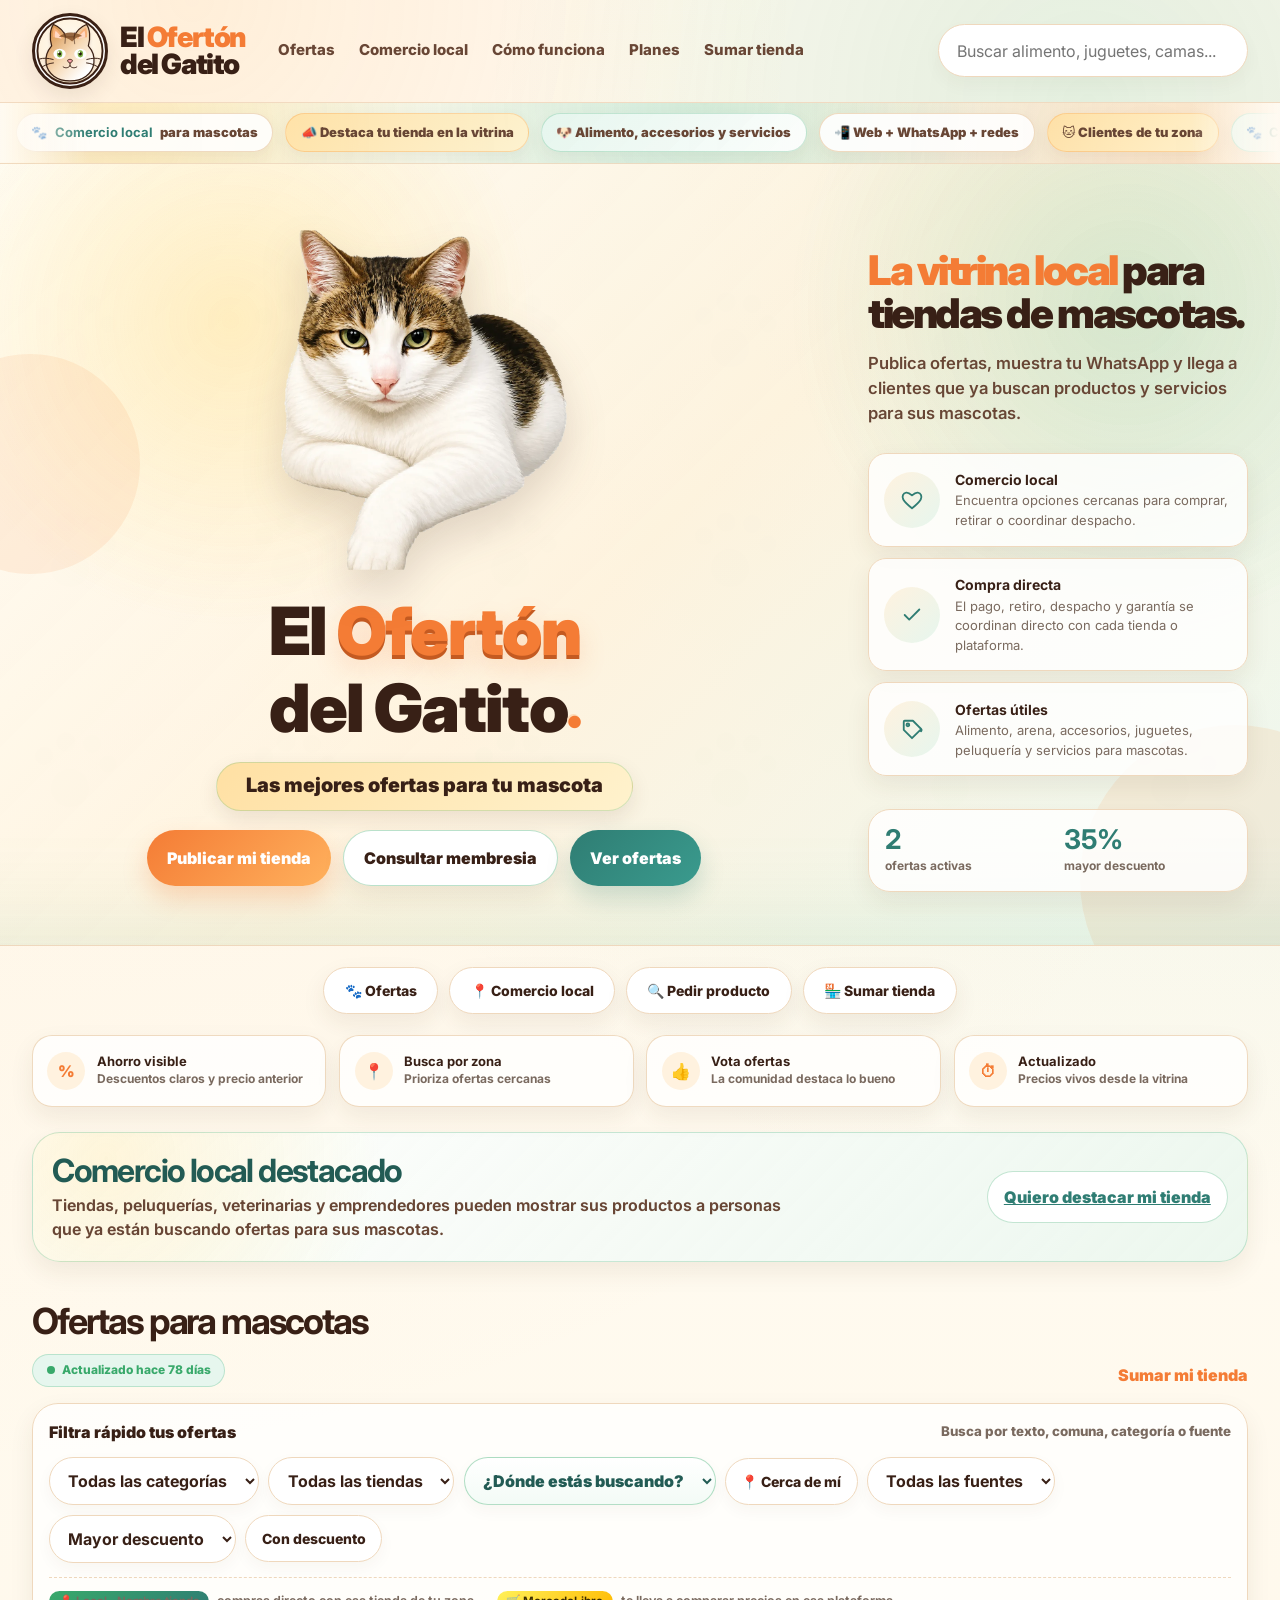
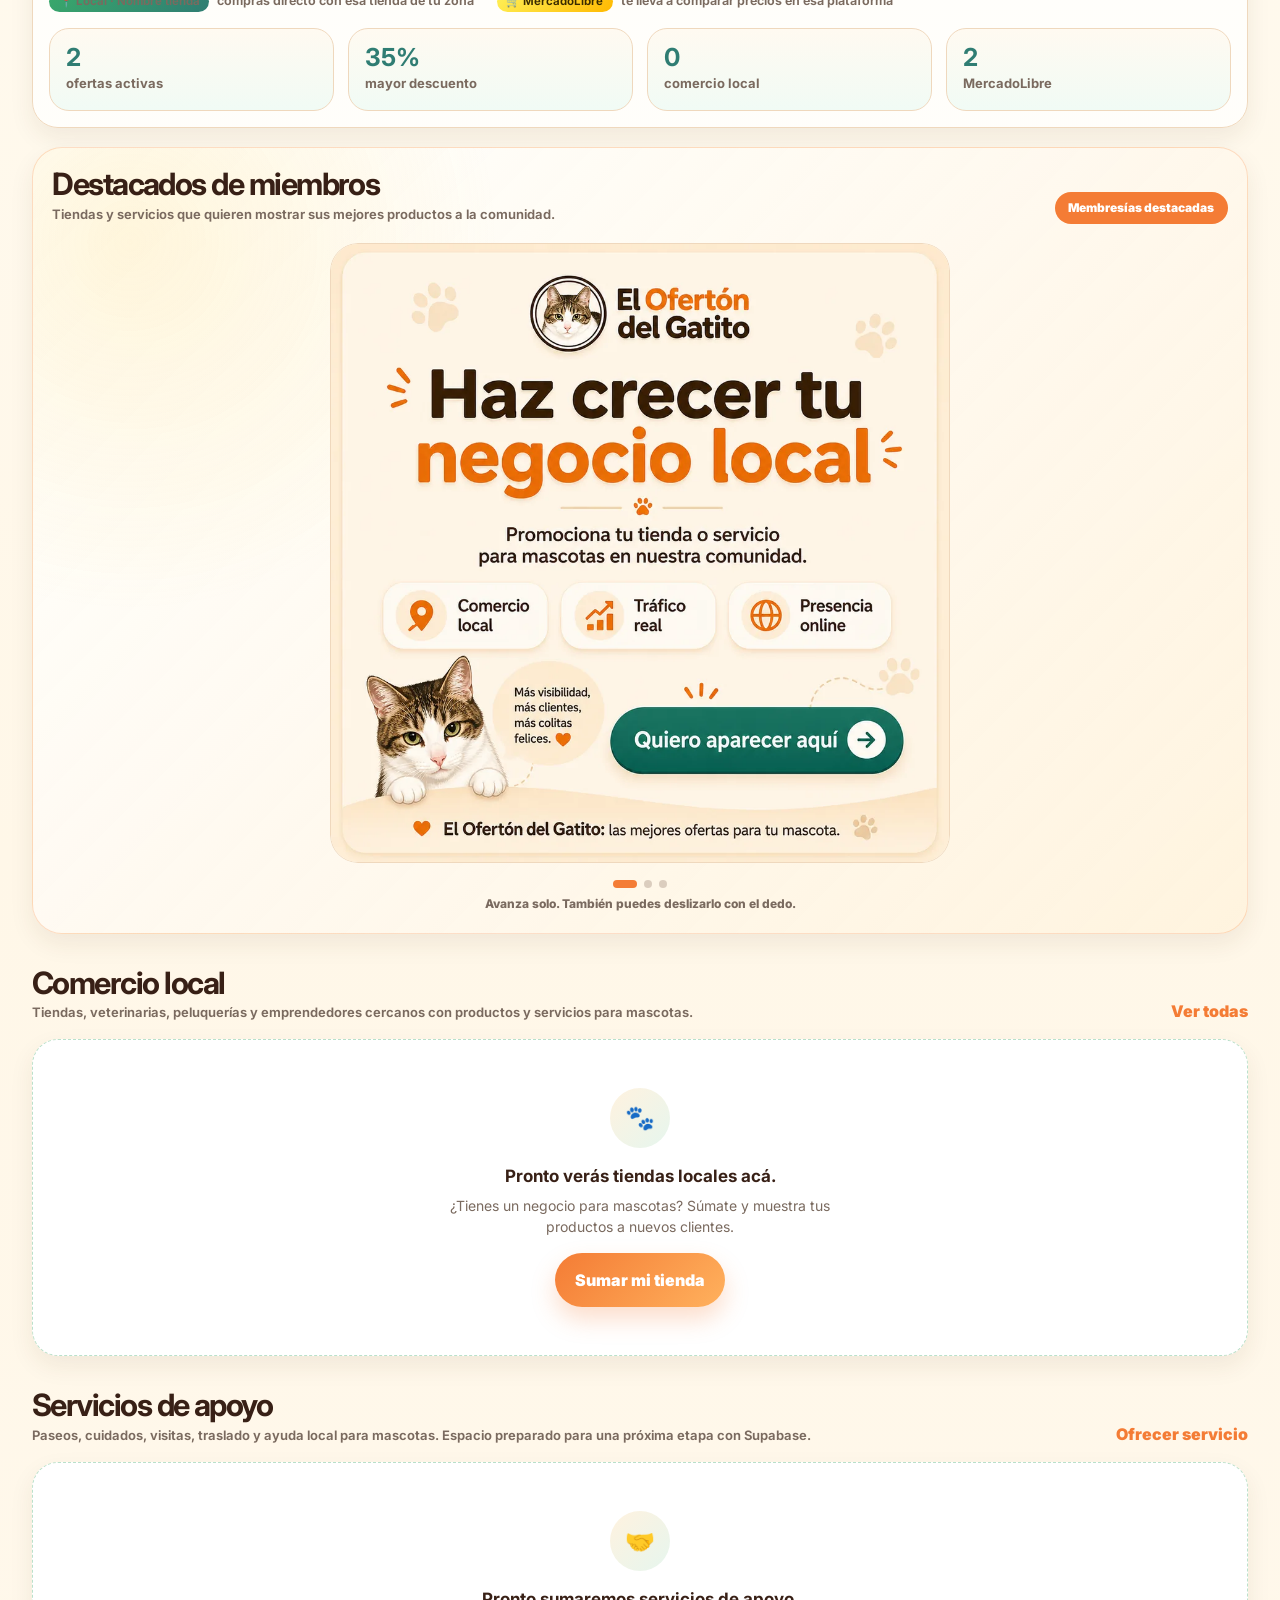
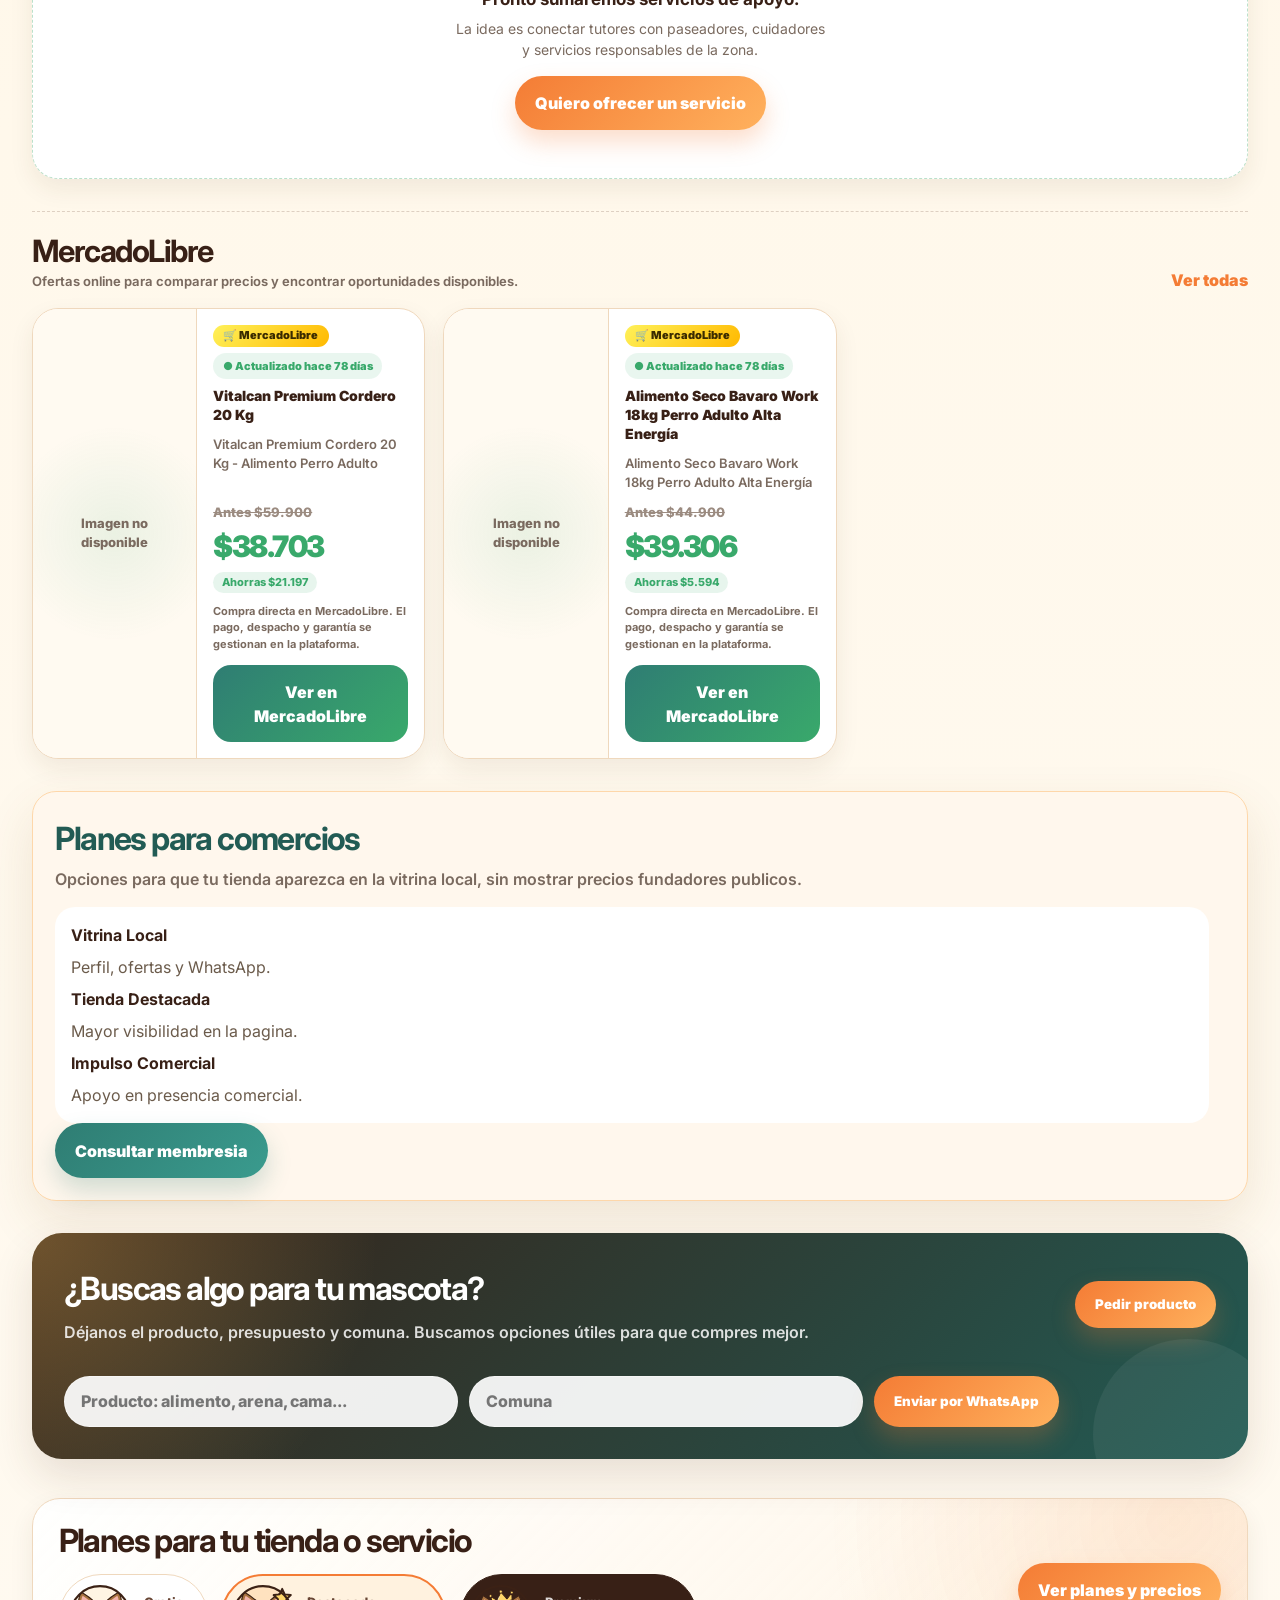
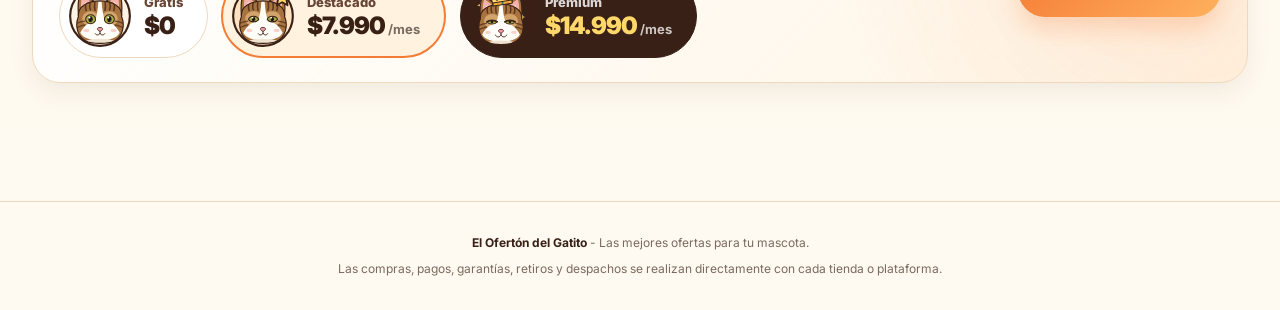
<file: index.html>
<!DOCTYPE html>
<html lang="es-CL">
<head>
  <meta charset="UTF-8">
  <meta http-equiv="Content-Type" content="text/html; charset=UTF-8">
  <meta name="viewport" content="width=device-width, initial-scale=1.0">

  <title>El Ofertón del Gatito - Ofertas para mascotas y comercio local</title>
  <meta name="description" content="El Ofertón del Gatito reúne ofertas para mascotas, destacando tiendas locales y usando MercadoLibre como base de apoyo para comparar precios y encontrar oportunidades.">
  <meta name="robots" content="index, follow">

  <meta property="og:title" content="El Ofertón del Gatito">
  <meta property="og:description" content="Ofertas para mascotas con foco en comercio local, tiendas cercanas y datos de MercadoLibre como base de comparación.">
  <meta property="og:type" content="website">
  <meta property="og:url" content="https://ofertas-ml-swart.vercel.app/">
  <meta property="og:image" content="https://ofertas-ml-swart.vercel.app/assets/gatito-hero.webp">
  <meta property="og:locale" content="es_CL">
  <meta name="twitter:card" content="summary_large_image">

  <link rel="canonical" href="https://ofertas-ml-swart.vercel.app/">
  <link rel="icon" href="/assets/logo-gatito-face.svg" type="image/svg+xml">

  <link rel="preconnect" href="https://fonts.googleapis.com">
  <link href="https://fonts.googleapis.com/css2?family=Inter:wght@400;500;600;700;800;900&display=swap" rel="stylesheet">

  <link rel="stylesheet" href="/assets/styles.css?v=20260924">

</head>

<body>
  <div class="page-bg-paw"></div>

  <header>
    <div class="header-inner">
      <a href="/" class="brand" aria-label="El Ofertón del Gatito">
        <img src="/assets/logo-gatito-face.svg" alt="Logo El Ofertón del Gatito" class="brand-logo" width="76" height="76">
        <div class="brand-name">
          El <span class="brand-orange">Ofertón</span><br>del Gatito
          <span>Ofertas para mascotas</span>
        </div>
      </a>

      <nav class="nav" aria-label="Navegación principal">
        <a href="#ofertas">Ofertas</a>
        <a href="#locales">Comercio local</a>
        <a href="como-funciona.html">Cómo funciona</a>
        <a href="planes.html">Planes</a>
        <a href="sumar-tienda.html">Sumar tienda</a>
      </nav>

      <div class="search-wrap">
        <input type="text" id="busqueda" placeholder="Buscar alimento, juguetes, camas..." aria-label="Buscar ofertas para mascotas">
      </div>

    </div>
  </header>

  <main>
    <section class="top-promo-strip" aria-label="Datos destacados de El Ofertón del Gatito">
      <div class="top-promo-track" aria-hidden="true">
        <span class="top-promo-pill">🐾 <strong>Comercio local</strong> para mascotas</span>
        <span class="top-promo-pill">📣 Destaca tu tienda en la vitrina</span>
        <span class="top-promo-pill">🐶 Alimento, accesorios y servicios</span>
        <span class="top-promo-pill">📲 Web + WhatsApp + redes</span>
        <span class="top-promo-pill">🐱 Clientes de tu zona</span>
        <span class="top-promo-pill">🐾 <strong>Comercio local</strong> para mascotas</span>
        <span class="top-promo-pill">📣 Destaca tu tienda en la vitrina</span>
        <span class="top-promo-pill">🐶 Alimento, accesorios y servicios</span>
        <span class="top-promo-pill">📲 Web + WhatsApp + redes</span>
        <span class="top-promo-pill">🐱 Clientes de tu zona</span>
      </div>
    </section>

    <section class="hero">
      <div class="hero-town" aria-hidden="true"></div>
      <div class="hero-left">
        <img src="/assets/gatito-hero.webp" alt="Gatito recostado sobre el nombre El Ofertón del Gatito" class="hero-cat" width="872" height="1030" fetchpriority="high" decoding="async">

        <h1 class="mega-title">
          El <span class="orange">Ofertón</span>
          <span class="dark">del Gatito<span class="paw-dot">●</span></span>
        </h1>

        <div class="tagline-ribbon">Las mejores ofertas para tu mascota</div>

        <div class="hero-actions">
          <a class="btn btn-primary" href="#ofertas">Ver ofertas</a>
          <a class="btn btn-secondary" href="como-funciona.html">Cómo funciona</a>
          <a class="btn btn-secondary" href="sumar-tienda.html">Sumar mi tienda</a>
        </div>
      </div>

      <div class="hero-right">
        <h2 class="right-title"><span>Cuida mejor.</span> Compra más cerca.</h2>
        <p class="right-copy">
          Encuentra alimento, accesorios, higiene, juguetes y servicios para perros y gatos. Reunimos ofertas locales y datos de MercadoLibre para ayudarte a comprar mejor.
        </p>

        <div class="benefit-list">
          <div class="benefit">
            <div class="benefit-icon" aria-hidden="true">
              <svg width="22" height="22" viewBox="0 0 24 24" fill="none" stroke="currentColor" stroke-width="2" stroke-linecap="round" stroke-linejoin="round"><path d="M12 21s-7-5.35-9.5-9.5C.7 8 2.2 4.5 5.7 4c2-.28 3.7.7 6.3 3 2.6-2.3 4.3-3.28 6.3-3 3.5.5 5 4 3.2 7.5C19 15.65 12 21 12 21Z"/></svg>
            </div>
            <div>
              <strong>Comercio local</strong>
              <span>Encuentra opciones cercanas para comprar, retirar o coordinar despacho.</span>
            </div>
          </div>

          <div class="benefit">
            <div class="benefit-icon" aria-hidden="true">
              <svg width="22" height="22" viewBox="0 0 24 24" fill="none" stroke="currentColor" stroke-width="2" stroke-linecap="round" stroke-linejoin="round"><path d="M20 6 9 17l-5-5"/></svg>
            </div>
            <div>
              <strong>Compra directa</strong>
              <span>El pago, retiro, despacho y garantía se coordinan directo con cada tienda o plataforma.</span>
            </div>
          </div>

          <div class="benefit">
            <div class="benefit-icon" aria-hidden="true">
              <svg width="22" height="22" viewBox="0 0 24 24" fill="none" stroke="currentColor" stroke-width="2" stroke-linecap="round" stroke-linejoin="round"><path d="M20.59 13.41 12 22l-9-9V4a1 1 0 0 1 1-1h9l9 9a2 2 0 0 1 0 2.41Z"/><circle cx="7.5" cy="7.5" r="1.5"/></svg>
            </div>
            <div>
              <strong>Ofertas útiles</strong>
              <span>Alimento, arena, accesorios, juguetes, peluquería y servicios para mascotas.</span>
            </div>
          </div>
        </div>

        <div class="hero-score">
          <div class="score-item">
            <strong id="hero-total">-</strong>
            <span>ofertas activas</span>
          </div>
          <div class="score-item">
            <strong id="hero-desc">-</strong>
            <span>mayor descuento</span>
          </div>
        </div>
      </div>
    </section>

    <nav class="quick-nav" aria-label="Accesos rápidos">
      <a class="quick-nav-btn" href="#ofertas">🐾 Ofertas</a>
      <a class="quick-nav-btn" href="#locales">📍 Comercio local</a>
      <a class="quick-nav-btn" href="#pedidos">🔍 Pedir producto</a>
      <a class="quick-nav-btn" href="sumar-tienda.html">🏪 Sumar tienda</a>
    </nav>

    <section class="quick-trust" aria-label="Confianza y acceso rápido">
      <div class="quick-trust-card"><div class="quick-icon">%</div><div><b>Ahorro visible</b><span>Descuentos claros y precio anterior</span></div></div>
      <div class="quick-trust-card"><div class="quick-icon">📍</div><div><b>Busca por zona</b><span>Prioriza ofertas cercanas</span></div></div>
      <div class="quick-trust-card"><div class="quick-icon">👍</div><div><b>Vota ofertas</b><span>La comunidad destaca lo bueno</span></div></div>
      <div class="quick-trust-card"><div class="quick-icon">⏱</div><div><b>Actualizado</b><span>Precios vivos desde la vitrina</span></div></div>
    </section>

    <section class="local-strip" id="local" aria-label="Comercio local destacado">
      <div>
        <h2>Comercio local destacado</h2>
        <p>Tiendas, peluquerías, veterinarias y emprendedores pueden mostrar sus productos a personas que ya están buscando ofertas para sus mascotas.</p>
      </div>
      <a class="local-pill" href="sumar-tienda.html">Quiero destacar mi tienda</a>
    </section>

    <section id="ofertas">
      <div class="section-head">
        <div>
          <h2>Ofertas para mascotas</h2>
          <span class="live-chip"><span class="live-dot"></span><span id="actualizado">Cargando actualización...</span></span>
        </div>
        <a class="section-link" href="sumar-tienda.html">Sumar mi tienda</a>
      </div>

      <div class="panel">
        <div class="filters-title"><span>Filtra rápido tus ofertas</span><small>Busca por texto, comuna, categoría o fuente</small></div>
        <div class="filtros">
          <select id="filtro-categoria" aria-label="Filtrar por categoría">
            <option value="">Todas las categorías</option>
          </select>

          <select id="filtro-tienda" aria-label="Filtrar por tienda">
            <option value="">Todas las tiendas</option>
          </select>

          <select id="filtro-comuna" aria-label="Filtrar por comuna o región">
            <option value="">¿Dónde estás buscando?</option>
          </select>

          <button class="chip" type="button" id="btn-cerca-mi" onclick="buscarCercaDeMi()">📍 Cerca de mí</button>

          <select id="filtro-origen" aria-label="Filtrar por origen">
            <option value="">Todas las fuentes</option>
            <option value="local">Comercio local</option>
            <option value="mercadolibre">MercadoLibre</option>
          </select>

          <select id="filtro-orden" aria-label="Ordenar ofertas">
            <option value="descuento">Mayor descuento</option>
            <option value="precio_asc">Menor precio</option>
            <option value="precio_desc">Mayor precio</option>
          </select>

          <button class="chip" id="chip-descuento">Con descuento</button>
        </div>

        <div class="filters-legend">
          <span><span class="source-pill local">📍 Local · Nombre tienda</span> compras directo con esa tienda de tu zona</span>
          <span><span class="source-pill ml">🛒 MercadoLibre</span> te lleva a comparar precios en esa plataforma</span>
        </div>

        <div class="stats" id="stats"></div>
      </div>

      <div class="premium-section" id="miembros">
        <div class="premium-head">
          <div>
            <h2>Destacados de miembros</h2>
            <p>Tiendas y servicios que quieren mostrar sus mejores productos a la comunidad.</p>
          </div>
          <span class="premium-badge-title">Membresías destacadas</span>
        </div>
        <div class="carousel" id="premium-carousel" aria-label="Carrusel automático de membresías destacadas">
          <div class="skeleton-grid" aria-label="Cargando destacados">
            <div class="skeleton-card"><div class="sk sk-img"></div><div class="sk-body"><div class="sk sk-line"></div><div class="sk sk-line big"></div><div class="sk sk-line"></div><div class="sk sk-button"></div></div></div>
          </div>
        </div>
        <div class="carousel-dots" id="premium-dots" aria-label="Indicadores del carrusel"></div>
        <p class="carousel-hint">Avanza solo. También puedes deslizarlo con el dedo.</p>
      </div>

      <div class="source-section" id="locales">
        <div class="source-head">
          <div>
            <h2>Comercio local</h2>
            <p>Tiendas, veterinarias, peluquerías y emprendedores cercanos con productos y servicios para mascotas.</p>
          </div>
          <a class="section-link" href="#ofertas" onclick="verTodasOrigen('local')">Ver todas</a>
        </div>
        <div class="grid" id="local-grid"></div>
      </div>

      <div class="source-section" id="apoyo">
        <div class="source-head">
          <div>
            <h2>Servicios de apoyo</h2>
            <p>Paseos, cuidados, visitas, traslado y ayuda local para mascotas. Espacio preparado para una próxima etapa con Supabase.</p>
          </div>
          <a class="section-link" href="sumar-tienda.html">Ofrecer servicio</a>
        </div>
        <div class="grid" id="apoyo-grid">
          <div class="vacio"><div class="vacio-icon">🤝</div><h3>Pronto sumaremos servicios de apoyo.</h3><p>La idea es conectar tutores con paseadores, cuidadores y servicios responsables de la zona.</p><a class="btn btn-primary empty-cta" href="sumar-tienda.html">Quiero ofrecer un servicio</a></div>
        </div>
      </div>

      <div class="source-section marketplace" id="mercadolibre">
        <div class="source-head">
          <div>
            <h2>MercadoLibre</h2>
            <p>Ofertas online para comparar precios y encontrar oportunidades disponibles.</p>
          </div>
          <a class="section-link" href="#ofertas" onclick="verTodasOrigen('mercadolibre')">Ver todas</a>
        </div>
        <div class="grid" id="mercadolibre-grid"></div>
      </div>
    </section>

    <section class="request-box" id="pedidos">
      <div>
        <h2>¿Buscas algo para tu mascota?</h2>
        <p>
          Déjanos el producto, presupuesto y comuna. Buscamos opciones útiles para que compres mejor.
        </p>
      </div>
      <button class="btn btn-primary" type="button" onclick="abrirModalPedido()">Pedir producto</button>
      <form class="request-inline-form" onsubmit="enviarPedidoRapido(event)">
        <input id="pedido-producto" type="text" placeholder="Producto: alimento, arena, cama..." aria-label="Producto buscado">
        <input id="pedido-comuna" type="text" placeholder="Comuna" aria-label="Comuna">
        <button class="btn btn-primary" type="submit">Enviar por WhatsApp</button>
      </form>
    </section>

    <section class="plans-teaser" id="planes" aria-label="Planes para tiendas y servicios">
      <div class="plans-teaser-copy">
        <h2>Planes para tu tienda o servicio</h2>
        <div class="plans-teaser-prices">
          <div class="teaser-plan">
            <img src="/assets/gato-mini-gratis.svg" alt="" width="64" height="64">
            <strong>Gratis</strong>
            <span class="teaser-price">$0</span>
          </div>
          <div class="teaser-plan destacado">
            <img src="/assets/gato-mini-destacado.svg" alt="" width="64" height="64">
            <strong>Destacado</strong>
            <span class="teaser-price">$7.990<small>/mes</small></span>
          </div>
          <div class="teaser-plan premium">
            <img src="/assets/gato-mini-premium.svg" alt="" width="64" height="64">
            <strong>Premium</strong>
            <span class="teaser-price">$14.990<small>/mes</small></span>
          </div>
        </div>
      </div>
      <a class="btn btn-primary" href="planes.html">Ver planes y precios</a>
    </section>

  </main>

  <footer>
    <p><strong>El Ofertón del Gatito</strong> - Las mejores ofertas para tu mascota.</p>
    <p style="margin-top:.5rem;">Las compras, pagos, garantías, retiros y despachos se realizan directamente con cada tienda o plataforma.</p>
  </footer>

  <div class="modal-backdrop" id="pedido-modal" role="dialog" aria-modal="true" aria-label="Pedir producto">
    <div class="modal-box">
      <div class="modal-head">
        <div>
          <h3>Pedir producto</h3>
          <p>Cuéntanos qué necesitas y lo buscamos para la comunidad.</p>
        </div>
        <button class="modal-close" type="button" onclick="cerrarModalPedido()">×</button>
      </div>
      <form class="modal-form" onsubmit="enviarPedidoModal(event)">
        <input id="modal-producto" type="text" placeholder="¿Qué producto buscas?" required>
        <input id="modal-comuna" type="text" placeholder="Comuna o ciudad" required>
        <select id="modal-mascota">
          <option value="">Tipo de mascota</option>
          <option>Perro</option>
          <option>Gato</option>
          <option>Ambos</option>
          <option>Otra</option>
        </select>
        <textarea id="modal-detalle" placeholder="Presupuesto, marca, urgencia o detalles"></textarea>
        <div class="modal-actions">
          <button class="btn btn-primary" type="submit">Enviar por WhatsApp</button>
          <button class="btn btn-secondary" type="button" onclick="cerrarModalPedido()">Cerrar</button>
        </div>
      </form>
    </div>
  </div>

  <div class="sticky-cta">
    <a class="btn btn-primary" href="#ofertas">Ver ofertas</a>
    <a class="btn btn-shop" href="sumar-tienda.html">Sumar tienda</a>
  </div>

  <script src="/config.supabase.js"></script>

  <script src="/assets/app.js"></script>

</body>
</html>
</file>
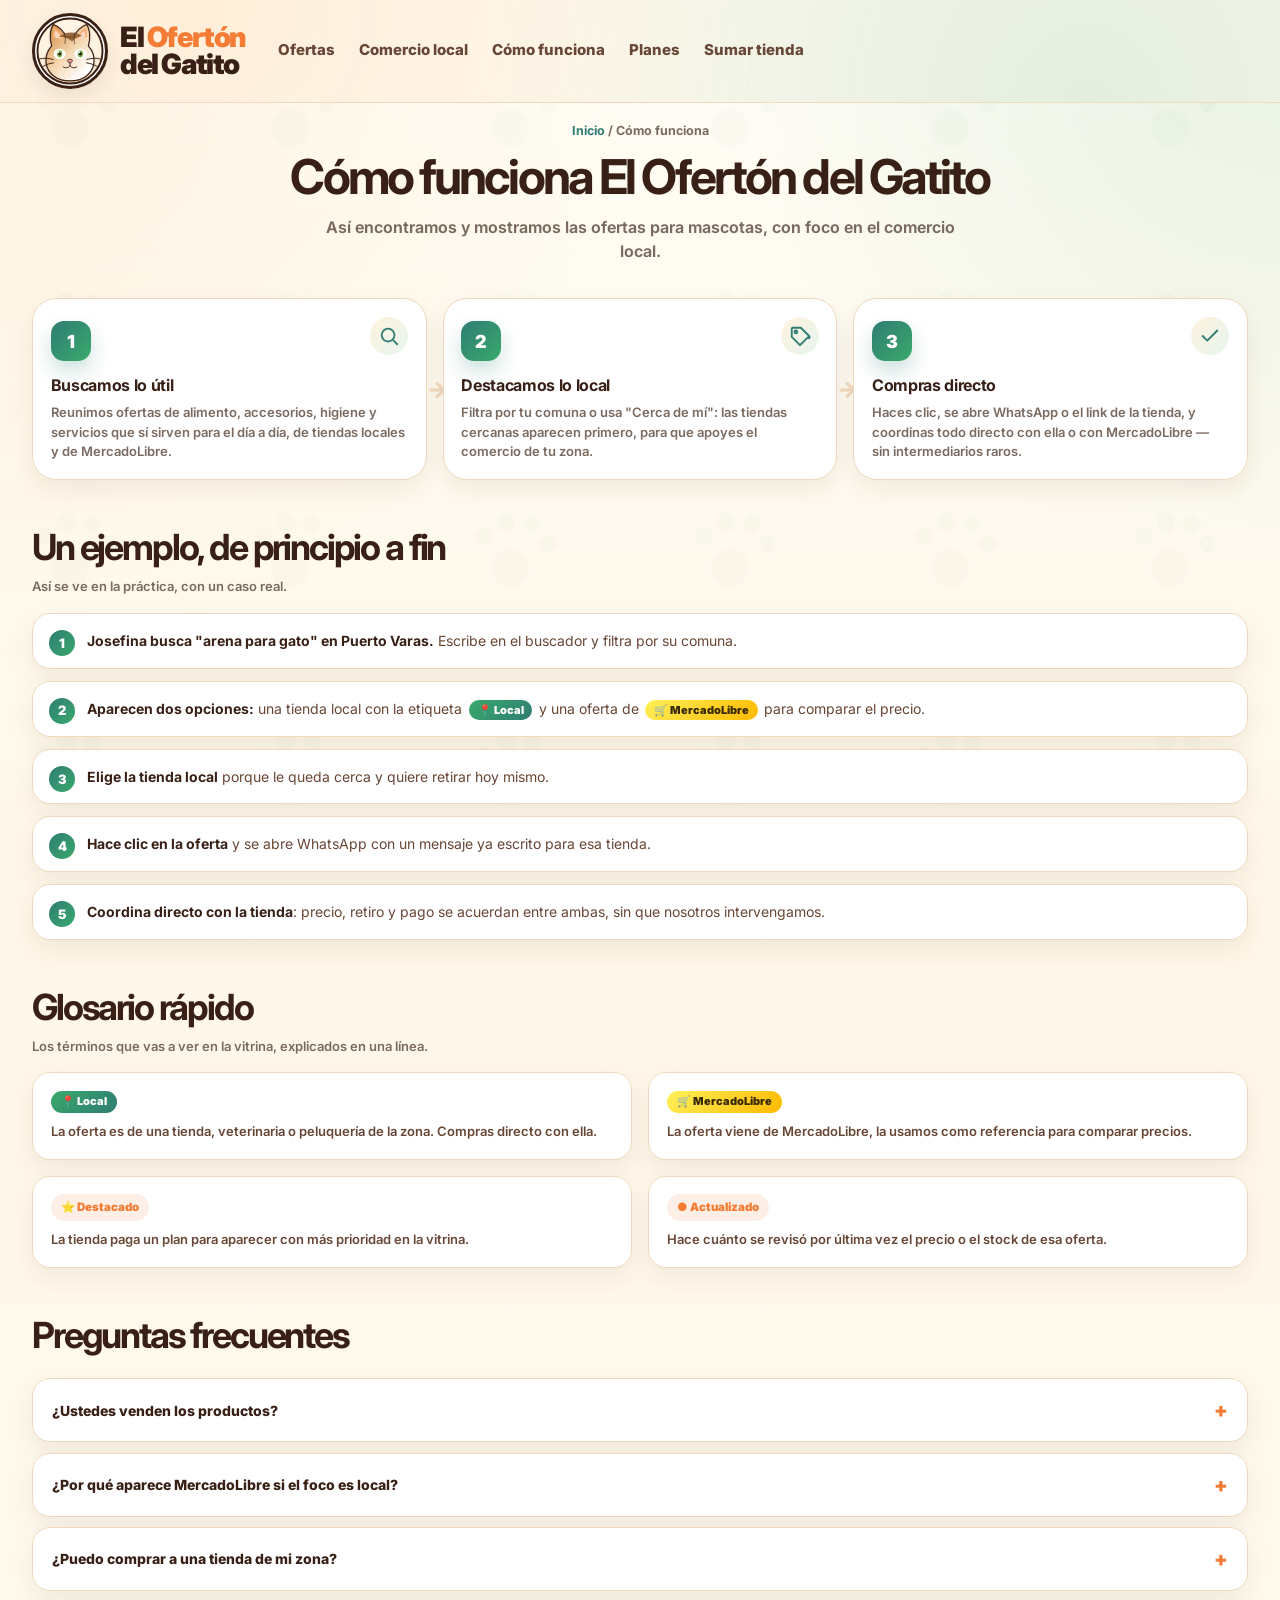
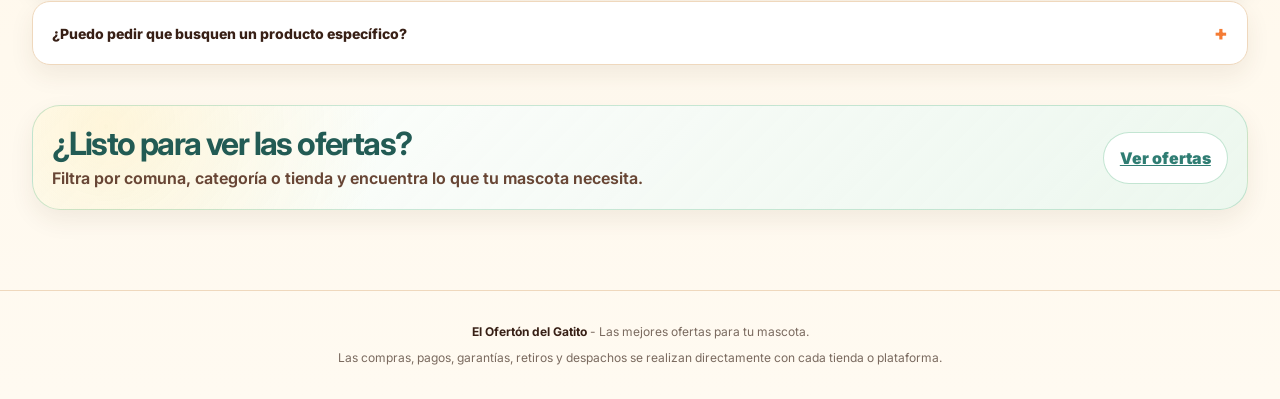
<file: como-funciona.html>
<!DOCTYPE html>
<html lang="es-CL">
<head>
  <meta charset="UTF-8">
  <meta http-equiv="Content-Type" content="text/html; charset=UTF-8">
  <meta name="viewport" content="width=device-width, initial-scale=1.0">

  <title>Cómo funciona - El Ofertón del Gatito</title>
  <meta name="description" content="Cómo funciona El Ofertón del Gatito: reunimos ofertas para mascotas, destacamos el comercio local y compras directo con cada tienda. Preguntas frecuentes.">
  <meta name="robots" content="index, follow">

  <meta property="og:title" content="Cómo funciona - El Ofertón del Gatito">
  <meta property="og:description" content="Reunimos ofertas útiles, destacamos lo local y compras directo, sin intermediarios raros.">
  <meta property="og:type" content="website">
  <meta property="og:url" content="https://ofertas-ml-swart.vercel.app/como-funciona.html">
  <meta property="og:image" content="https://ofertas-ml-swart.vercel.app/assets/gatito-hero.webp">
  <meta property="og:locale" content="es_CL">
  <meta name="twitter:card" content="summary_large_image">

  <link rel="canonical" href="https://ofertas-ml-swart.vercel.app/como-funciona.html">
  <link rel="icon" href="/assets/logo-gatito-face.svg" type="image/svg+xml">

  <link rel="preconnect" href="https://fonts.googleapis.com">
  <link href="https://fonts.googleapis.com/css2?family=Inter:wght@400;500;600;700;800;900&display=swap" rel="stylesheet">

  <link rel="stylesheet" href="/assets/styles.css?v=20260924">

</head>

<body>
  <div class="page-bg-paw"></div>

  <header>
    <div class="header-inner">
      <a href="/" class="brand" aria-label="El Ofertón del Gatito">
        <img src="/assets/logo-gatito-face.svg" alt="Logo El Ofertón del Gatito" class="brand-logo" width="76" height="76">
        <div class="brand-name">
          El <span class="brand-orange">Ofertón</span><br>del Gatito
          <span>Ofertas para mascotas</span>
        </div>
      </a>

      <nav class="nav" aria-label="Navegación principal">
        <a href="/#ofertas">Ofertas</a>
        <a href="/#locales">Comercio local</a>
        <a href="/como-funciona.html" aria-current="page">Cómo funciona</a>
        <a href="/planes.html">Planes</a>
        <a href="/sumar-tienda.html">Sumar tienda</a>
      </nav>

    </div>
  </header>

  <main>
    <section class="page-hero-lite">
      <p class="breadcrumb"><a href="/">Inicio</a> / Cómo funciona</p>
      <h1>Cómo funciona El Ofertón del Gatito</h1>
      <p>Así encontramos y mostramos las ofertas para mascotas, con foco en el comercio local.</p>
    </section>

    <section class="steps" aria-label="Cómo funciona">
      <div class="step">
        <div class="step-icon" aria-hidden="true">
          <svg width="22" height="22" viewBox="0 0 24 24" fill="none" stroke="currentColor" stroke-width="2" stroke-linecap="round" stroke-linejoin="round"><circle cx="11" cy="11" r="7"/><path d="m21 21-4.3-4.3"/></svg>
        </div>
        <div class="step-num">1</div>
        <h3>Buscamos lo útil</h3>
        <p>Reunimos ofertas de alimento, accesorios, higiene y servicios que sí sirven para el día a día, de tiendas locales y de MercadoLibre.</p>
      </div>
      <div class="step">
        <div class="step-icon" aria-hidden="true">
          <svg width="22" height="22" viewBox="0 0 24 24" fill="none" stroke="currentColor" stroke-width="2" stroke-linecap="round" stroke-linejoin="round"><path d="M20.59 13.41 12 22l-9-9V4a1 1 0 0 1 1-1h9l9 9a2 2 0 0 1 0 2.41Z"/><circle cx="7.5" cy="7.5" r="1.5"/></svg>
        </div>
        <div class="step-num">2</div>
        <h3>Destacamos lo local</h3>
        <p>Filtra por tu comuna o usa "Cerca de mí": las tiendas cercanas aparecen primero, para que apoyes el comercio de tu zona.</p>
      </div>
      <div class="step">
        <div class="step-icon" aria-hidden="true">
          <svg width="22" height="22" viewBox="0 0 24 24" fill="none" stroke="currentColor" stroke-width="2" stroke-linecap="round" stroke-linejoin="round"><path d="M20 6 9 17l-5-5"/></svg>
        </div>
        <div class="step-num">3</div>
        <h3>Compras directo</h3>
        <p>Haces clic, se abre WhatsApp o el link de la tienda, y coordinas todo directo con ella o con MercadoLibre — sin intermediarios raros.</p>
      </div>
    </section>

    <section class="example-walkthrough" aria-label="Un ejemplo de principio a fin">
      <div class="section-head">
        <div>
          <h2>Un ejemplo, de principio a fin</h2>
          <p>Así se ve en la práctica, con un caso real.</p>
        </div>
      </div>
      <ol class="walkthrough-list">
        <li><b>Josefina busca "arena para gato" en Puerto Varas.</b> Escribe en el buscador y filtra por su comuna.</li>
        <li><b>Aparecen dos opciones:</b> una tienda local con la etiqueta <span class="source-pill local">📍 Local</span> y una oferta de <span class="source-pill ml">🛒 MercadoLibre</span> para comparar el precio.</li>
        <li><b>Elige la tienda local</b> porque le queda cerca y quiere retirar hoy mismo.</li>
        <li><b>Hace clic en la oferta</b> y se abre WhatsApp con un mensaje ya escrito para esa tienda.</li>
        <li><b>Coordina directo con la tienda</b>: precio, retiro y pago se acuerdan entre ambas, sin que nosotros intervengamos.</li>
      </ol>
    </section>

    <section class="glossary" aria-label="Glosario rápido">
      <div class="section-head">
        <div>
          <h2>Glosario rápido</h2>
          <p>Los términos que vas a ver en la vitrina, explicados en una línea.</p>
        </div>
      </div>
      <div class="glossary-grid">
        <div class="glossary-item"><span class="source-pill local">📍 Local</span><p>La oferta es de una tienda, veterinaria o peluquería de la zona. Compras directo con ella.</p></div>
        <div class="glossary-item"><span class="source-pill ml">🛒 MercadoLibre</span><p>La oferta viene de MercadoLibre, la usamos como referencia para comparar precios.</p></div>
        <div class="glossary-item"><span class="badge-mini">⭐ Destacado</span><p>La tienda paga un plan para aparecer con más prioridad en la vitrina.</p></div>
        <div class="glossary-item"><span class="badge-mini">● Actualizado</span><p>Hace cuánto se revisó por última vez el precio o el stock de esa oferta.</p></div>
      </div>
    </section>

    <section class="faq" aria-label="Preguntas frecuentes">
      <div class="section-head">
        <div>
          <h2>Preguntas frecuentes</h2>
        </div>
      </div>

      <details class="faq-item">
        <summary>¿Ustedes venden los productos?</summary>
        <p>No. Nosotros encontramos y compartimos ofertas para mascotas; la compra, el pago, el despacho y la garantía quedan directamente con la tienda local o plataforma asociada.</p>
      </details>

      <details class="faq-item">
        <summary>¿Por qué aparece MercadoLibre si el foco es local?</summary>
        <p>MercadoLibre sirve como base para comparar precios y mantener ofertas disponibles. El agregado estrella será el comercio local destacado dentro de la vitrina.</p>
      </details>

      <details class="faq-item">
        <summary>¿Puedo comprar a una tienda de mi zona?</summary>
        <p>Sí. Cuando una oferta sea local, el botón te llevará al contacto, WhatsApp, catálogo o canal definido por esa tienda.</p>
      </details>

      <details class="faq-item">
        <summary>¿Puedo pedir que busquen un producto específico?</summary>
        <p>Sí. Usa el botón "Pedir producto" en el home y cuéntanos qué necesitas, para qué mascota, presupuesto y comuna. Lo agregamos a la búsqueda.</p>
      </details>
    </section>

    <section class="local-strip" aria-label="Ver ofertas">
      <div>
        <h2>¿Listo para ver las ofertas?</h2>
        <p>Filtra por comuna, categoría o tienda y encuentra lo que tu mascota necesita.</p>
      </div>
      <a class="local-pill" href="/#ofertas">Ver ofertas</a>
    </section>
  </main>

  <footer>
    <p><strong>El Ofertón del Gatito</strong> - Las mejores ofertas para tu mascota.</p>
    <p style="margin-top:.5rem;">Las compras, pagos, garantías, retiros y despachos se realizan directamente con cada tienda o plataforma.</p>
  </footer>

  <div class="sticky-cta">
    <a class="btn btn-primary" href="/#ofertas">Ver ofertas</a>
    <a class="btn btn-shop" href="/sumar-tienda.html">Sumar tienda</a>
  </div>
</body>
</html>
</file>
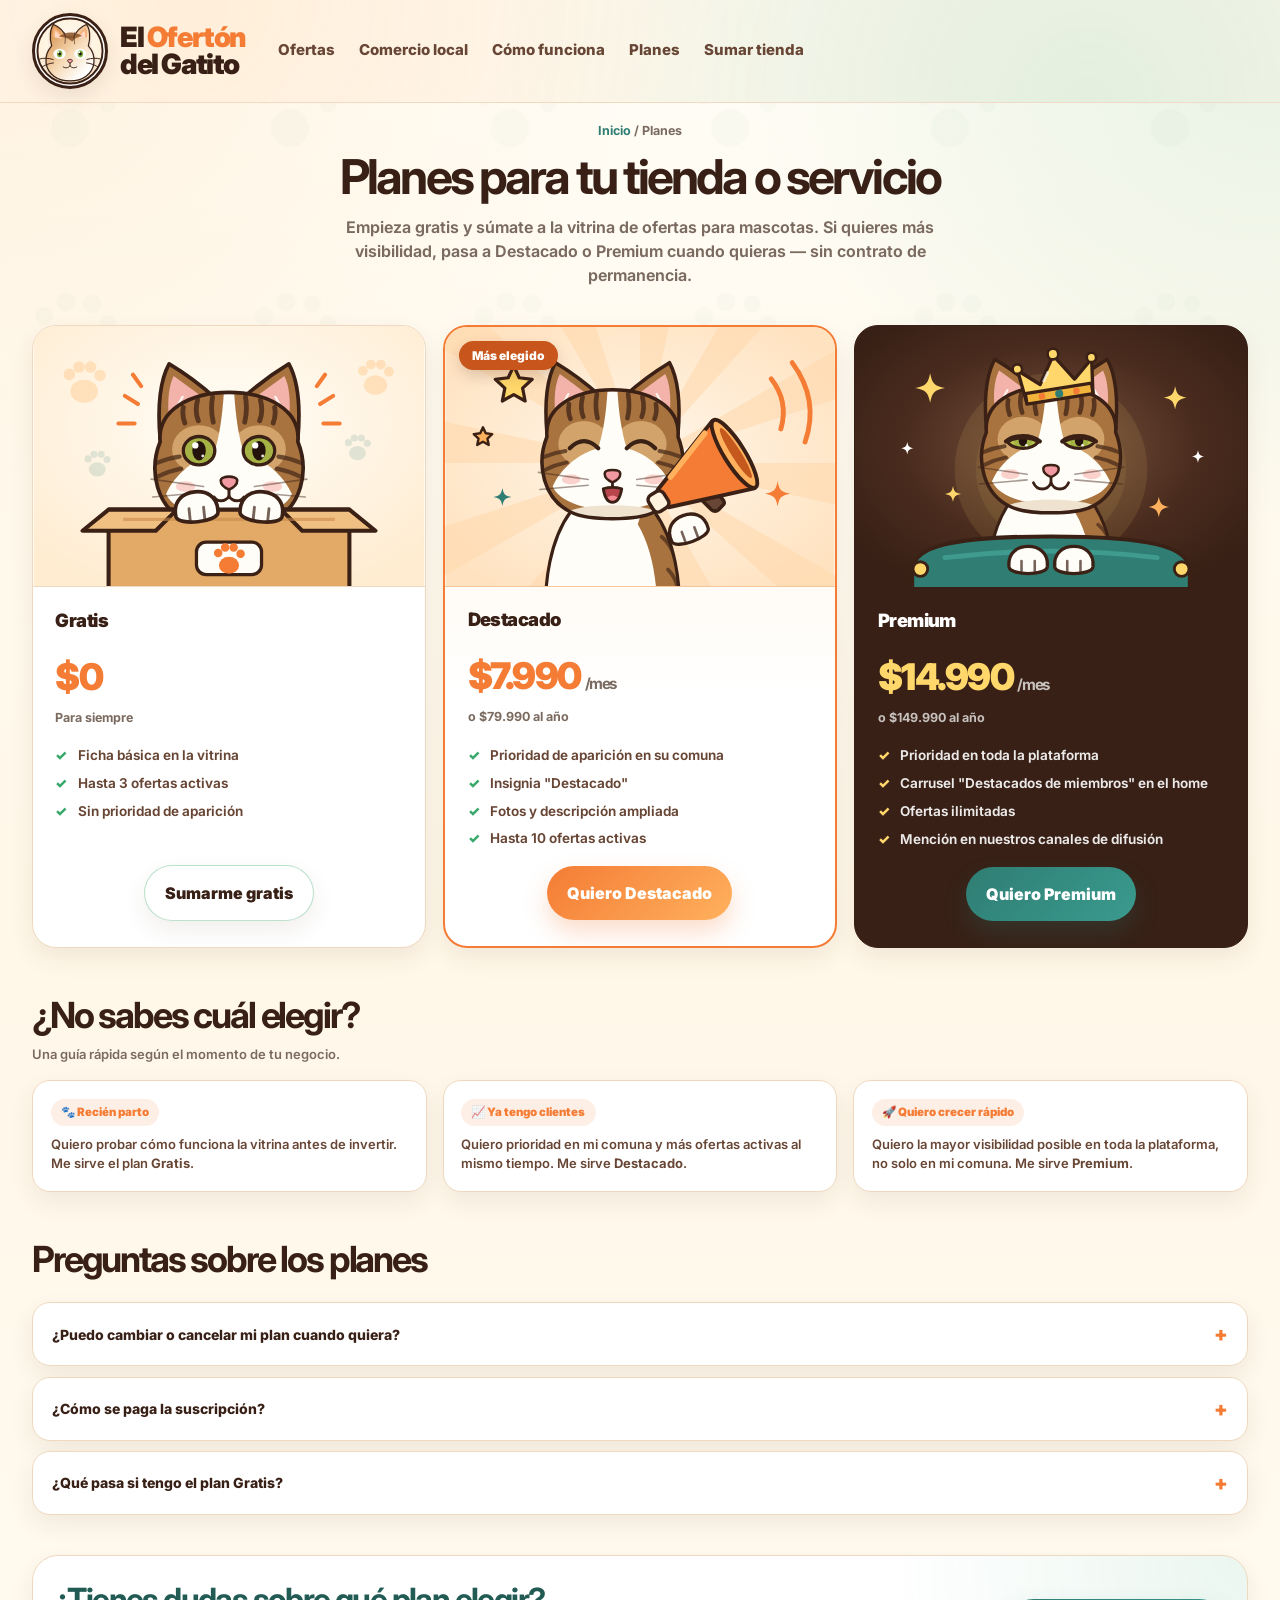
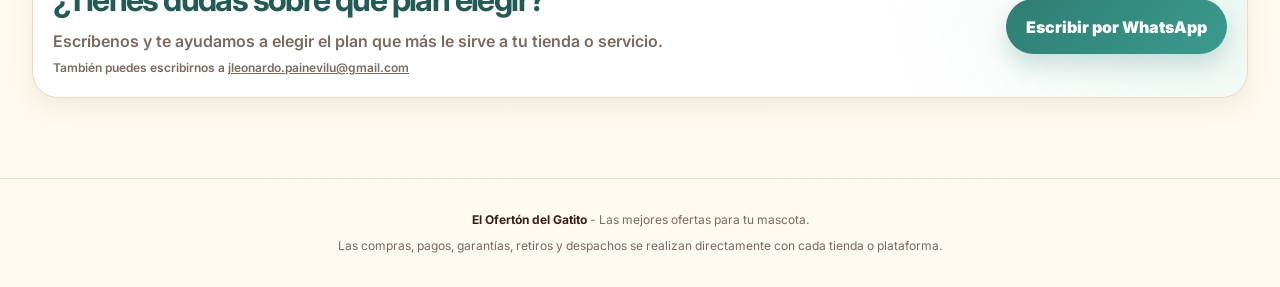
<file: planes.html>
<!DOCTYPE html>
<html lang="es-CL">
<head>
  <meta charset="UTF-8">
  <meta http-equiv="Content-Type" content="text/html; charset=UTF-8">
  <meta name="viewport" content="width=device-width, initial-scale=1.0">

  <title>Planes y precios - El Ofertón del Gatito</title>
  <meta name="description" content="Planes para tiendas, veterinarias y servicios de mascotas en El Ofertón del Gatito: Gratis, Destacado y Premium. Elige el que se ajuste a tu negocio.">
  <meta name="robots" content="index, follow">

  <meta property="og:title" content="Planes y precios - El Ofertón del Gatito">
  <meta property="og:description" content="Gratis, Destacado y Premium: elige cómo destacar tu tienda o servicio de mascotas en la vitrina.">
  <meta property="og:type" content="website">
  <meta property="og:url" content="https://ofertas-ml-swart.vercel.app/planes.html">
  <meta property="og:image" content="https://ofertas-ml-swart.vercel.app/assets/gatito-hero.webp">
  <meta property="og:locale" content="es_CL">
  <meta name="twitter:card" content="summary_large_image">

  <link rel="canonical" href="https://ofertas-ml-swart.vercel.app/planes.html">
  <link rel="icon" href="/assets/logo-gatito-face.svg" type="image/svg+xml">

  <link rel="preconnect" href="https://fonts.googleapis.com">
  <link href="https://fonts.googleapis.com/css2?family=Inter:wght@400;500;600;700;800;900&display=swap" rel="stylesheet">

  <link rel="stylesheet" href="/assets/styles.css?v=20260924">

</head>

<body>
  <div class="page-bg-paw"></div>

  <header>
    <div class="header-inner">
      <a href="/" class="brand" aria-label="El Ofertón del Gatito">
        <img src="/assets/logo-gatito-face.svg" alt="Logo El Ofertón del Gatito" class="brand-logo" width="76" height="76">
        <div class="brand-name">
          El <span class="brand-orange">Ofertón</span><br>del Gatito
          <span>Ofertas para mascotas</span>
        </div>
      </a>

      <nav class="nav" aria-label="Navegación principal">
        <a href="/#ofertas">Ofertas</a>
        <a href="/#locales">Comercio local</a>
        <a href="/como-funciona.html">Cómo funciona</a>
        <a href="/planes.html" aria-current="page">Planes</a>
        <a href="/sumar-tienda.html">Sumar tienda</a>
      </nav>

    </div>
  </header>

  <main>
    <section class="page-hero-lite">
      <p class="breadcrumb"><a href="/">Inicio</a> / Planes</p>
      <h1>Planes para tu tienda o servicio</h1>
      <p>Empieza gratis y súmate a la vitrina de ofertas para mascotas. Si quieres más visibilidad, pasa a Destacado o Premium cuando quieras — sin contrato de permanencia.</p>
    </section>

    <section class="plans-section" aria-label="Planes disponibles">
      <div class="plans">
        <div class="plan-card">
          <img class="plan-art" src="/assets/gato-plan-gratis.svg" alt="Gatito asomándose curioso desde una caja" width="480" height="320">
          <p class="plan-name">Gratis</p>
          <p class="plan-price">$0</p>
          <p class="plan-note">Para siempre</p>
          <ul class="plan-list">
            <li>Ficha básica en la vitrina</li>
            <li>Hasta 3 ofertas activas</li>
            <li>Sin prioridad de aparición</li>
          </ul>
          <div class="plan-cta">
            <a class="btn btn-secondary" href="https://wa.me/56936493037?text=Hola%2C%20quiero%20sumar%20mi%20tienda%20con%20el%20plan%20Gratis%20en%20El%20Oferton%20del%20Gatito" target="_blank" rel="noopener">Sumarme gratis</a>
          </div>
        </div>

        <div class="plan-card destacado">
          <img class="plan-art" src="/assets/gato-plan-destacado.svg" alt="Gatito anunciando con un megáfono" width="480" height="320">
          <span class="plan-badge">Más elegido</span>
          <p class="plan-name">Destacado</p>
          <p class="plan-price">$7.990<small>/mes</small></p>
          <p class="plan-note">o $79.990 al año</p>
          <ul class="plan-list">
            <li>Prioridad de aparición en su comuna</li>
            <li>Insignia "Destacado"</li>
            <li>Fotos y descripción ampliada</li>
            <li>Hasta 10 ofertas activas</li>
          </ul>
          <div class="plan-cta">
            <a class="btn btn-primary" href="https://wa.me/56936493037?text=Hola%2C%20quiero%20el%20plan%20Destacado%20%28%247.990%2Fmes%29%20en%20El%20Oferton%20del%20Gatito" target="_blank" rel="noopener">Quiero Destacado</a>
          </div>
        </div>

        <div class="plan-card premium">
          <img class="plan-art" src="/assets/gato-plan-premium.svg" alt="Gatito con corona sobre un cojín" width="480" height="320">
          <p class="plan-name">Premium</p>
          <p class="plan-price">$14.990<small>/mes</small></p>
          <p class="plan-note">o $149.990 al año</p>
          <ul class="plan-list">
            <li>Prioridad en toda la plataforma</li>
            <li>Carrusel "Destacados de miembros" en el home</li>
            <li>Ofertas ilimitadas</li>
            <li>Mención en nuestros canales de difusión</li>
          </ul>
          <div class="plan-cta">
            <a class="btn btn-blue" href="https://wa.me/56936493037?text=Hola%2C%20quiero%20el%20plan%20Premium%20%28%2414.990%2Fmes%29%20en%20El%20Oferton%20del%20Gatito" target="_blank" rel="noopener">Quiero Premium</a>
          </div>
        </div>
      </div>
    </section>

    <section class="glossary" aria-label="Cómo elegir tu plan">
      <div class="section-head">
        <div>
          <h2>¿No sabes cuál elegir?</h2>
          <p>Una guía rápida según el momento de tu negocio.</p>
        </div>
      </div>
      <div class="glossary-grid plan-guide-grid">
        <div class="glossary-item">
          <span class="badge-mini">🐾 Recién parto</span>
          <p>Quiero probar cómo funciona la vitrina antes de invertir. Me sirve el plan <b>Gratis</b>.</p>
        </div>
        <div class="glossary-item">
          <span class="badge-mini">📈 Ya tengo clientes</span>
          <p>Quiero prioridad en mi comuna y más ofertas activas al mismo tiempo. Me sirve <b>Destacado</b>.</p>
        </div>
        <div class="glossary-item">
          <span class="badge-mini">🚀 Quiero crecer rápido</span>
          <p>Quiero la mayor visibilidad posible en toda la plataforma, no solo en mi comuna. Me sirve <b>Premium</b>.</p>
        </div>
      </div>
    </section>

    <section class="faq" aria-label="Preguntas sobre los planes">
      <div class="section-head">
        <div>
          <h2>Preguntas sobre los planes</h2>
        </div>
      </div>

      <details class="faq-item">
        <summary>¿Puedo cambiar o cancelar mi plan cuando quiera?</summary>
        <p>Sí. No hay contrato de permanencia — escríbenos por WhatsApp cuando quieras subir, bajar o cancelar tu plan.</p>
      </details>

      <details class="faq-item">
        <summary>¿Cómo se paga la suscripción?</summary>
        <p>Coordinamos el pago directo contigo por WhatsApp al momento de sumarte a Destacado o Premium.</p>
      </details>

      <details class="faq-item">
        <summary>¿Qué pasa si tengo el plan Gratis?</summary>
        <p>Tu tienda igual aparece en la vitrina, con ficha básica. No tiene costo ni vencimiento.</p>
      </details>
    </section>

    <section class="business-box" id="contacto-planes">
      <div>
        <h2>¿Tienes dudas sobre qué plan elegir?</h2>
        <p>
          Escríbenos y te ayudamos a elegir el plan que más le sirve a tu tienda o servicio.
        </p>
        <p style="margin-top:.4rem; font-size:12px;">
          También puedes escribirnos a <a href="mailto:jleonardo.painevilu@gmail.com" style="text-decoration:underline;">jleonardo.painevilu@gmail.com</a>
        </p>
      </div>
      <a class="btn btn-blue" href="https://wa.me/56936493037?text=Hola%2C%20tengo%20dudas%20sobre%20los%20planes%20de%20El%20Oferton%20del%20Gatito" target="_blank" rel="noopener">Escribir por WhatsApp</a>
    </section>
  </main>

  <footer>
    <p><strong>El Ofertón del Gatito</strong> - Las mejores ofertas para tu mascota.</p>
    <p style="margin-top:.5rem;">Las compras, pagos, garantías, retiros y despachos se realizan directamente con cada tienda o plataforma.</p>
  </footer>

  <div class="sticky-cta">
    <a class="btn btn-primary" href="/#ofertas">Ver ofertas</a>
    <a class="btn btn-shop" href="/sumar-tienda.html">Sumar tienda</a>
  </div>
</body>
</html>
</file>
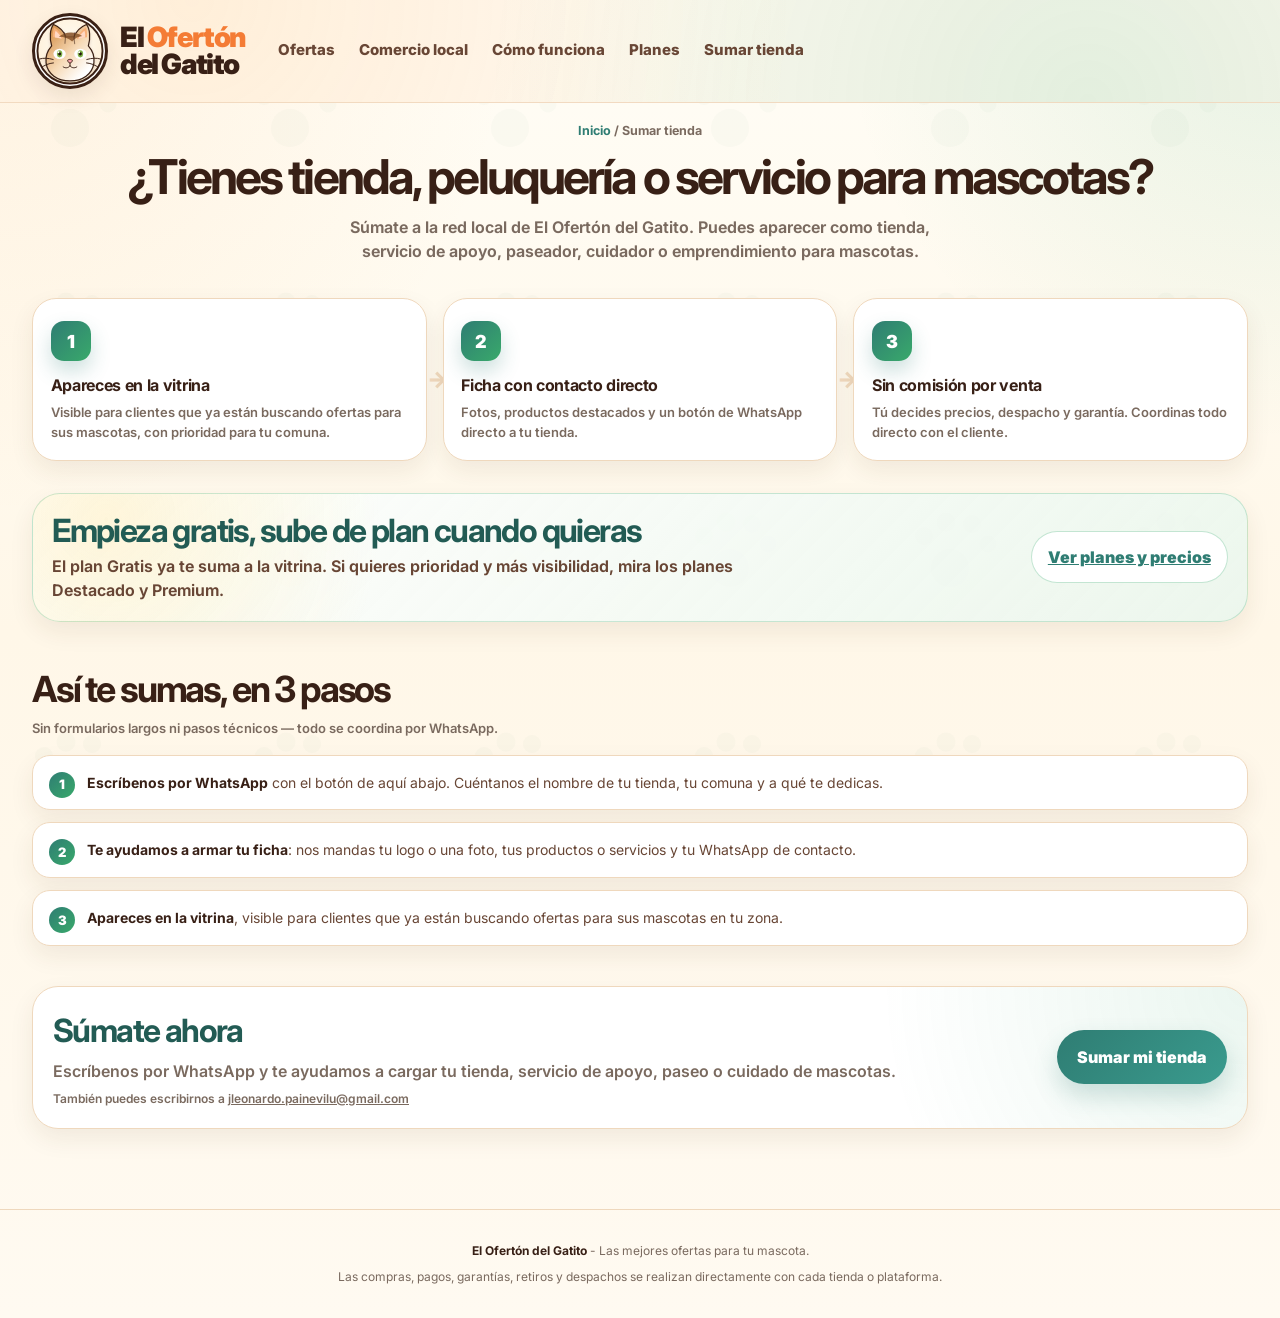
<file: sumar-tienda.html>
<!DOCTYPE html>
<html lang="es-CL">
<head>
  <meta charset="UTF-8">
  <meta http-equiv="Content-Type" content="text/html; charset=UTF-8">
  <meta name="viewport" content="width=device-width, initial-scale=1.0">

  <title>Sumar tienda - El Ofertón del Gatito</title>
  <meta name="description" content="Suma tu tienda, veterinaria, peluquería o servicio para mascotas a El Ofertón del Gatito y aparece en la vitrina de ofertas de tu zona.">
  <meta name="robots" content="index, follow">

  <meta property="og:title" content="Sumar tienda - El Ofertón del Gatito">
  <meta property="og:description" content="Aparece en la vitrina de ofertas para mascotas, con prioridad para tu zona y contacto directo por WhatsApp.">
  <meta property="og:type" content="website">
  <meta property="og:url" content="https://ofertas-ml-swart.vercel.app/sumar-tienda.html">
  <meta property="og:image" content="https://ofertas-ml-swart.vercel.app/assets/gatito-hero.webp">
  <meta property="og:locale" content="es_CL">
  <meta name="twitter:card" content="summary_large_image">

  <link rel="canonical" href="https://ofertas-ml-swart.vercel.app/sumar-tienda.html">
  <link rel="icon" href="/assets/logo-gatito-face.svg" type="image/svg+xml">

  <link rel="preconnect" href="https://fonts.googleapis.com">
  <link href="https://fonts.googleapis.com/css2?family=Inter:wght@400;500;600;700;800;900&display=swap" rel="stylesheet">

  <link rel="stylesheet" href="/assets/styles.css?v=20260924">

</head>

<body>
  <div class="page-bg-paw"></div>

  <header>
    <div class="header-inner">
      <a href="/" class="brand" aria-label="El Ofertón del Gatito">
        <img src="/assets/logo-gatito-face.svg" alt="Logo El Ofertón del Gatito" class="brand-logo" width="76" height="76">
        <div class="brand-name">
          El <span class="brand-orange">Ofertón</span><br>del Gatito
          <span>Ofertas para mascotas</span>
        </div>
      </a>

      <nav class="nav" aria-label="Navegación principal">
        <a href="/#ofertas">Ofertas</a>
        <a href="/#locales">Comercio local</a>
        <a href="/como-funciona.html">Cómo funciona</a>
        <a href="/planes.html">Planes</a>
        <a href="/sumar-tienda.html" aria-current="page">Sumar tienda</a>
      </nav>

    </div>
  </header>

  <main>
    <section class="page-hero-lite" id="marcas">
      <p class="breadcrumb"><a href="/">Inicio</a> / Sumar tienda</p>
      <h1>¿Tienes tienda, peluquería o servicio para mascotas?</h1>
      <p>Súmate a la red local de El Ofertón del Gatito. Puedes aparecer como tienda, servicio de apoyo, paseador, cuidador o emprendimiento para mascotas.</p>
    </section>

    <section class="steps" aria-label="Qué ofrecemos a tu tienda">
      <div class="step">
        <div class="step-num">1</div>
        <h3>Apareces en la vitrina</h3>
        <p>Visible para clientes que ya están buscando ofertas para sus mascotas, con prioridad para tu comuna.</p>
      </div>
      <div class="step">
        <div class="step-num">2</div>
        <h3>Ficha con contacto directo</h3>
        <p>Fotos, productos destacados y un botón de WhatsApp directo a tu tienda.</p>
      </div>
      <div class="step">
        <div class="step-num">3</div>
        <h3>Sin comisión por venta</h3>
        <p>Tú decides precios, despacho y garantía. Coordinas todo directo con el cliente.</p>
      </div>
    </section>

    <section class="local-strip" aria-label="Planes para tiendas">
      <div>
        <h2>Empieza gratis, sube de plan cuando quieras</h2>
        <p>El plan Gratis ya te suma a la vitrina. Si quieres prioridad y más visibilidad, mira los planes Destacado y Premium.</p>
      </div>
      <a class="local-pill" href="/planes.html">Ver planes y precios</a>
    </section>

    <section class="example-walkthrough" aria-label="Así te sumas">
      <div class="section-head">
        <div>
          <h2>Así te sumas, en 3 pasos</h2>
          <p>Sin formularios largos ni pasos técnicos — todo se coordina por WhatsApp.</p>
        </div>
      </div>
      <ol class="walkthrough-list">
        <li><b>Escríbenos por WhatsApp</b> con el botón de aquí abajo. Cuéntanos el nombre de tu tienda, tu comuna y a qué te dedicas.</li>
        <li><b>Te ayudamos a armar tu ficha</b>: nos mandas tu logo o una foto, tus productos o servicios y tu WhatsApp de contacto.</li>
        <li><b>Apareces en la vitrina</b>, visible para clientes que ya están buscando ofertas para sus mascotas en tu zona.</li>
      </ol>
    </section>

    <section class="business-box" aria-label="Sumar mi tienda">
      <div>
        <h2>Súmate ahora</h2>
        <p>
          Escríbenos por WhatsApp y te ayudamos a cargar tu tienda, servicio de apoyo, paseo o cuidado de mascotas.
        </p>
        <p style="margin-top:.4rem; font-size:12px;">
          También puedes escribirnos a <a href="mailto:jleonardo.painevilu@gmail.com" style="text-decoration:underline;">jleonardo.painevilu@gmail.com</a>
        </p>
      </div>
      <a class="btn btn-blue" href="https://wa.me/56936493037?text=Hola%2C%20quiero%20destacar%20mi%20tienda%20o%20producto%20para%20mascotas%20en%20El%20Oferton%20del%20Gatito" target="_blank" rel="noopener">Sumar mi tienda</a>
    </section>
  </main>

  <footer>
    <p><strong>El Ofertón del Gatito</strong> - Las mejores ofertas para tu mascota.</p>
    <p style="margin-top:.5rem;">Las compras, pagos, garantías, retiros y despachos se realizan directamente con cada tienda o plataforma.</p>
  </footer>

  <div class="sticky-cta">
    <a class="btn btn-primary" href="/#ofertas">Ver ofertas</a>
    <a class="btn btn-shop" href="/planes.html">Ver planes</a>
  </div>
</body>
</html>
</file>
<file: assets/styles.css>
*, *::before, *::after {
      box-sizing: border-box;
      margin: 0;
      padding: 0;
    }

    :root {
      --cream: #fffaf1;
      --cream-2: #fff0d8;
      --paper: #ffffff;
      --brown: #382016;
      --brown-2: #684635;
      --orange: #f47c35;
      --orange-2: #ffb15d;
      --orange-soft: #fff2df;
      --blue: #2f7d73;
      --blue-2: #225b54;
      --green: #39a96b;
      --mint: #e6f6ee;
      --yellow: #ffd76a;
      --red: #e95c4a;
      --muted: #7a6a5f;
      --border: #efd8bd;
      --shadow: 0 18px 42px rgba(75, 45, 28, 0.13);
      --shadow-soft: 0 10px 24px rgba(75, 45, 28, 0.08);
      --radius: 24px;
    }

    html { scroll-behavior: smooth; }


    #ofertas,
    #locales,
    #funciona,
    #marcas,
    #pedidos,
    #miembros,
    #mercadolibre,
    #apoyo {
      scroll-margin-top: 110px;
    }

    body {
      font-family: "Inter", system-ui, -apple-system, BlinkMacSystemFont, "Segoe UI", sans-serif;
      background:
        radial-gradient(circle at top left, rgba(255, 177, 93, 0.13), transparent 28%),
        radial-gradient(circle at top right, rgba(57, 169, 107, 0.12), transparent 24%),
        linear-gradient(180deg, #fffdf6 0%, #fff7e8 48%, #fffaf1 100%),
        var(--cream);
      color: var(--brown);
      line-height: 1.5;
      overflow-x: hidden;
    }

    a { color: inherit; }

    .page-bg-paw {
      position: fixed;
      inset: 0;
      pointer-events: none;
      z-index: -1;
      opacity: 0.5;
      background-image: url("data:image/svg+xml,%3Csvg xmlns='http://www.w3.org/2000/svg' width='220' height='220' viewBox='0 0 220 220'%3E%3Cg fill='%232f7d73' fill-opacity='0.055'%3E%3Ccircle cx='110' cy='128' r='19'/%3E%3Ccircle cx='84' cy='96' r='9'/%3E%3Ccircle cx='106' cy='82' r='9.5'/%3E%3Ccircle cx='132' cy='84' r='9'/%3E%3Ccircle cx='148' cy='104' r='8.5'/%3E%3C/g%3E%3C/svg%3E");
      background-repeat: repeat;
      background-size: 220px 220px;
      background-position: top right;
    }



    .top-promo-strip {
      margin: 0 -2rem;
      padding: 0.65rem max(1rem, calc((100vw - 1440px) / 2 + 2rem));
      border-bottom: 1px solid rgba(239, 216, 189, 0.85);
      background:
        radial-gradient(circle at 10% 50%, rgba(255, 215, 106, 0.28), transparent 26%),
        radial-gradient(circle at 55% 0%, rgba(57, 169, 107, 0.14), transparent 40%),
        radial-gradient(circle at 90% 100%, rgba(244, 124, 53, 0.12), transparent 35%),
        linear-gradient(90deg, rgba(255,240,216,0.9), rgba(230,246,238,0.72), rgba(255,240,216,0.9));
      overflow: hidden;
      position: relative;
    }

    .top-promo-strip::before,
    .top-promo-strip::after {
      content: "";
      position: absolute;
      top: 50%;
      transform: translateY(-50%);
      width: 90px;
      height: 100%;
      z-index: 2;
      pointer-events: none;
    }

    .top-promo-strip::before {
      left: 0;
      background: linear-gradient(90deg, rgba(255,250,241,1), transparent);
    }

    .top-promo-strip::after {
      right: 0;
      background: linear-gradient(270deg, rgba(255,250,241,1), transparent);
    }

    .top-promo-track {
      display: flex;
      gap: 0.75rem;
      width: max-content;
      animation: top-strip-move 28s linear infinite;
    }

    .top-promo-pill {
      display: inline-flex;
      align-items: center;
      gap: 0.45rem;
      padding: 0.56rem 0.9rem;
      border-radius: 999px;
      background: rgba(255, 255, 255, 0.88);
      border: 1px solid rgba(239, 216, 189, 0.95);
      color: var(--brown-2);
      font-weight: 900;
      font-size: 13px;
      white-space: nowrap;
      box-shadow: 0 6px 16px rgba(75,45,28,0.06);
    }

    .top-promo-pill:nth-child(3n+2) {
      background: linear-gradient(135deg, rgba(255, 224, 163, 0.9), rgba(255, 242, 205, 0.9));
      border-color: rgba(240, 125, 19, 0.22);
    }

    .top-promo-pill:nth-child(3n+3) {
      background: linear-gradient(135deg, rgba(230, 246, 238, 0.95), rgba(255, 255, 255, 0.9));
      border-color: rgba(57, 169, 107, 0.25);
    }

    .top-promo-pill strong { color: var(--blue); }

    @keyframes top-strip-move {
      from { transform: translateX(0); }
      to { transform: translateX(-50%); }
    }

    @media (prefers-reduced-motion: reduce) {
      .top-promo-track { animation: none; }
    }

    header {
      position: sticky;
      top: 0;
      z-index: 100;
      background:
        radial-gradient(circle at 15% 0%, rgba(255, 177, 93, 0.16), transparent 55%),
        radial-gradient(circle at 85% 100%, rgba(57, 169, 107, 0.14), transparent 55%),
        rgba(255, 250, 241, 0.97);
      backdrop-filter: blur(16px);
      border-bottom: 1px solid rgba(241, 216, 189, 0.9);
    }

    .header-inner {
      max-width: 1440px;
      margin: 0 auto;
      padding: 0.8rem 2rem;
      display: flex;
      align-items: center;
      gap: 1rem;
    }

    .brand {
      display: flex;
      align-items: center;
      gap: 0.75rem;
      text-decoration: none;
      white-space: nowrap;
      min-width: max-content;
    }

    .brand-logo {
      width: 76px;
      height: 76px;
      object-fit: contain;
      border-radius: 999px;
      background: white;
      padding: 0;
      border: 3px solid #3b2115;
      box-shadow: 0 8px 20px rgba(75, 45, 28, 0.10);
      flex: 0 0 auto;
      display: block;
    }

    .brand-name {
      font-weight: 900;
      letter-spacing: -0.05em;
      color: var(--brown);
      line-height: 0.95;
      font-size: 28px;
    }

    .brand-name .brand-orange { color: var(--orange); }

    .brand-name > span:not(.brand-orange) {
      display: none;
      font-size: 12px;
      font-weight: 800;
      color: var(--muted);
      letter-spacing: 0;
      margin-top: 5px;
    }

    .nav {
      display: flex;
      gap: 1.5rem;
      align-items: center;
      margin-left: 1rem;
      font-size: 15px;
      font-weight: 800;
      color: var(--brown-2);
    }

    .nav a {
      text-decoration: none;
      position: relative;
      padding-bottom: 2px;
      transition: color 0.15s ease;
    }
    .nav a::after {
      content: "";
      position: absolute;
      left: 0;
      right: 100%;
      bottom: -3px;
      height: 2px;
      border-radius: 2px;
      background: var(--orange);
      transition: right 0.2s ease;
    }
    .nav a:hover { color: var(--orange); }
    .nav a:hover::after { right: 0; }

    .search-wrap {
      margin-left: auto;
      width: min(310px, 100%);
    }

    #busqueda {
      width: 100%;
      padding: 0.85rem 1.1rem;
      border: 1px solid var(--border);
      border-radius: 999px;
      font: inherit;
      background: white;
      color: var(--brown);
      outline: none;
      box-shadow: inset 0 1px 0 rgba(255,255,255,0.8), 0 8px 18px rgba(75, 45, 28, 0.04);
    }

    #busqueda:focus {
      border-color: var(--orange);
      box-shadow: 0 0 0 4px rgba(240, 125, 19, 0.12);
    }

    main {
      max-width: 1440px;
      margin: 0 auto;
      padding: 0 2rem 2rem;
    }

    .hero {
      position: relative;
      margin: 0 -2rem;
      border-radius: 0;
      overflow: hidden;
      background:
        radial-gradient(circle at 18% 20%, rgba(255, 215, 106, 0.34), transparent 25%),
        radial-gradient(circle at 88% 18%, rgba(57, 169, 107, 0.18), transparent 26%),
        linear-gradient(135deg, rgba(255, 253, 246, 0.84) 0%, rgba(255, 242, 220, 0.78) 50%, rgba(234, 248, 240, 0.78) 100%);
      border-bottom: 1px solid var(--border);
      box-shadow: none;
      display: grid;
      grid-template-columns: minmax(0, 1.55fr) minmax(340px, 0.75fr);
      align-items: center;
      gap: clamp(1.4rem, 4vw, 3.4rem);
      padding: clamp(1.4rem, 4vw, 4rem) max(2rem, calc((100vw - 1440px) / 2 + 2rem));
    }

    .hero::before,
    .hero::after {
      content: "";
      position: absolute;
      border-radius: 999px;
      pointer-events: none;
      opacity: 0.10;
      background: var(--orange);
    }

    .hero::before {
      width: 220px;
      height: 220px;
      left: -80px;
      top: 190px;
    }

    .hero::after {
      width: 310px;
      height: 310px;
      right: -110px;
      bottom: -90px;
    }

    .hero-town {
      position: absolute;
      left: 0;
      right: 0;
      bottom: -1px;
      height: 130px;
      z-index: 1;
      pointer-events: none;
      background: linear-gradient(180deg, transparent 0%, rgba(57, 169, 107, 0.08) 100%);
      -webkit-mask-image: linear-gradient(to top, #000 0%, transparent 100%);
      mask-image: linear-gradient(to top, #000 0%, transparent 100%);
    }

    /* Layout robusto: la imagen del gato ocupa su propio espacio en el flujo
       normal (nunca position:absolute superpuesta al texto), con aspect-ratio
       fijo para reservar su alto real. Así el gato y los botones NUNCA pueden
       pisarse, sin importar el tamaño de pantalla ni cuánto mida el texto. */
    .hero-left {
      position: relative;
      z-index: 2;
      display: flex;
      flex-direction: column;
      align-items: center;
      text-align: center;
      gap: clamp(0.8rem, 2vw, 1.2rem);
      padding: 0.5rem 0;
    }

    .hero-cat {
      display: block;
      width: min(300px, 58vw);
      height: auto;
      aspect-ratio: 872 / 1030;
      object-fit: contain;
      filter: drop-shadow(0 20px 20px rgba(75, 45, 28, 0.16));
    }

    .mega-title {
      max-width: 900px;
      font-size: clamp(2.5rem, 5.2vw, 4.4rem);
      line-height: 1.04;
      letter-spacing: -0.025em;
      font-weight: 900;
      color: var(--brown);
      text-wrap: balance;
    }

    .hero-kicker {
      display: none;
    }

    .mega-title .orange {
      color: var(--orange);
      text-shadow:
        0 4px 0 #c45a21,
        0 12px 26px rgba(244, 124, 53, 0.22);
    }

    .mega-title .dark {
      display: block;
      margin-top: 0.12em;
      color: var(--brown);
    }

    .mega-title .paw-dot {
      display: inline-grid;
      place-items: center;
      width: 0.78em;
      height: 0.78em;
      margin-left: 0.02em;
      border-radius: 50%;
      background: var(--orange-soft);
      color: var(--orange);
      font-size: 0.25em;
      vertical-align: 0.22em;
      box-shadow: inset 0 0 0 2px rgba(240, 125, 19, 0.18);
      letter-spacing: 0;
    }

    .tagline-ribbon {
      display: inline-flex;
      align-items: center;
      justify-content: center;
      width: fit-content;
      padding: 0.52rem 1.8rem;
      background: linear-gradient(135deg, #ffe0a3, #fff2cd);
      color: var(--brown);
      border-radius: 999px;
      border: 1px solid rgba(57, 169, 107, 0.22);
      font-size: clamp(1rem, 2vw, 1.24rem);
      font-weight: 900;
      box-shadow: 0 8px 20px rgba(75, 45, 28, 0.10);
    }

    .hero-actions {
      display: flex;
      gap: 0.75rem;
      flex-wrap: wrap;
      justify-content: center;
    }

    .btn {
      display: inline-flex;
      align-items: center;
      justify-content: center;
      padding: 0.95rem 1.25rem;
      border-radius: 999px;
      text-decoration: none;
      font-weight: 900;
      border: 0;
      cursor: pointer;
      font-family: inherit;
      transition: transform 0.15s ease, box-shadow 0.15s ease, background 0.15s ease;
    }

    .btn:hover { transform: translateY(-2px); }

    .btn-primary {
      background: linear-gradient(135deg, var(--orange), var(--orange-2));
      color: white;
      box-shadow: 0 12px 24px rgba(244, 124, 53, 0.26);
    }

    .btn-secondary {
      background: white;
      color: var(--brown);
      border: 1px solid rgba(57, 169, 107, 0.35);
      box-shadow: var(--shadow-soft);
    }

    .btn-blue {
      background: linear-gradient(135deg, var(--blue), #3a9b8e);
      color: white;
      box-shadow: 0 12px 24px rgba(47, 125, 115, 0.22);
    }

    .btn-shop {
      background: linear-gradient(135deg, #249b64, #42bf7a);
      color: white;
      box-shadow: 0 12px 24px rgba(36, 155, 100, 0.22);
    }

    .hero-right {
      position: relative;
      z-index: 3;
      display: flex;
      flex-direction: column;
      justify-content: center;
      gap: 1.05rem;
      padding-top: 2rem;
    }

    .right-title {
      font-size: clamp(2rem, 3.2vw, 3.1rem);
      line-height: 1.05;
      letter-spacing: -0.06em;
      font-weight: 900;
      color: var(--brown);
    }

    .right-title span { color: var(--orange); }

    .right-copy {
      color: var(--brown-2);
      font-weight: 600;
      max-width: 470px;
      font-size: 1.04rem;
    }

    .benefit-list {
      display: grid;
      gap: 0.7rem;
      margin-top: 0.6rem;
    }

    .benefit {
      display: grid;
      grid-template-columns: 56px 1fr;
      gap: 0.9rem;
      align-items: center;
      background: rgba(255, 255, 255, 0.82);
      border: 1px solid var(--border);
      border-radius: 18px;
      padding: 0.95rem;
      box-shadow: var(--shadow-soft);
    }

    .benefit-icon {
      width: 56px;
      height: 56px;
      border-radius: 50%;
      background: linear-gradient(135deg, var(--orange-soft), var(--mint));
      display: grid;
      place-items: center;
      color: var(--blue);
      font-weight: 900;
      font-size: 20px;
    }

    .benefit strong {
      display: block;
      color: var(--brown);
      font-size: 14px;
    }

    .benefit span {
      display: block;
      color: var(--muted);
      font-size: 13px;
      margin-top: 0.1rem;
    }

    .hero-score {
      margin-top: 1rem;
      background: rgba(255, 255, 255, 0.82);
      border: 1px solid var(--border);
      border-radius: 22px;
      padding: 1rem;
      box-shadow: var(--shadow-soft);
      display: grid;
      grid-template-columns: 1fr 1fr;
      gap: 0.7rem;
    }

    .score-item strong {
      display: block;
      font-size: 1.7rem;
      color: var(--blue);
      line-height: 1;
    }

    .score-item span {
      display: block;
      color: var(--muted);
      font-size: 12px;
      font-weight: 700;
      margin-top: 0.25rem;
    }

    .trust-row {
      display: none;
      grid-template-columns: repeat(4, 1fr);
      gap: 0.85rem;
      margin: 1.2rem 0 1.5rem;
    }

    .trust-item {
      background: white;
      border: 1px solid var(--border);
      border-radius: 22px;
      padding: 1rem;
      box-shadow: var(--shadow-soft);
      position: relative;
      overflow: hidden;
    }

    .trust-item::after {
      content: "";
      position: absolute;
      right: -24px;
      bottom: -28px;
      width: 82px;
      height: 82px;
      border-radius: 50%;
      background: rgba(244, 124, 53, 0.07);
    }

    .trust-item strong {
      display: block;
      color: var(--brown);
      font-size: 14px;
      margin-bottom: 0.25rem;
    }

    .trust-item span {
      display: block;
      color: var(--muted);
      font-size: 13px;
    }

    .local-strip {
      margin: 1.6rem 0 0;
      display: grid;
      grid-template-columns: minmax(0, 1fr) auto;
      align-items: center;
      gap: 1rem;
      padding: 1.2rem;
      border: 1px solid rgba(57, 169, 107, 0.25);
      border-radius: 28px;
      background:
        radial-gradient(circle at 6% 20%, rgba(255, 215, 106, 0.24), transparent 24%),
        linear-gradient(135deg, rgba(255,255,255,0.92), rgba(230,246,238,0.74));
      box-shadow: var(--shadow-soft);
    }

    .local-strip h2 {
      color: var(--blue-2);
      font-size: clamp(1.35rem, 2.5vw, 2rem);
      letter-spacing: -0.05em;
      line-height: 1.1;
    }

    .local-strip p {
      color: var(--brown-2);
      font-weight: 650;
      margin-top: 0.35rem;
      max-width: 760px;
    }

    .local-pill {
      display: inline-flex;
      align-items: center;
      justify-content: center;
      padding: 0.8rem 1rem;
      border-radius: 999px;
      background: white;
      color: var(--blue);
      border: 1px solid rgba(57, 169, 107, 0.3);
      font-weight: 900;
      white-space: nowrap;
    }

    /* ---- Cómo funciona ---- */
    .steps {
      display: grid;
      grid-template-columns: repeat(3, 1fr);
      gap: 1rem;
      margin: 2rem 0;
      counter-reset: paso;
    }

    .step {
      position: relative;
      background: white;
      border: 1px solid var(--border);
      border-radius: 24px;
      padding: 1.4rem 1.1rem 1.1rem;
      box-shadow: var(--shadow-soft);
      transition: transform 0.18s ease, box-shadow 0.18s ease;
    }

    .step:hover {
      transform: translateY(-4px);
      box-shadow: var(--shadow);
    }

    .step-icon {
      position: absolute;
      top: 1.1rem;
      right: 1.1rem;
      width: 38px;
      height: 38px;
      border-radius: 50%;
      background: linear-gradient(135deg, var(--orange-soft), var(--mint));
      display: grid;
      place-items: center;
      color: var(--blue);
    }

    .step-num {
      display: inline-grid;
      place-items: center;
      width: 40px;
      height: 40px;
      border-radius: 13px;
      background: linear-gradient(135deg, var(--blue), var(--green));
      color: white;
      font-weight: 900;
      font-size: 18px;
      margin-bottom: 0.75rem;
      box-shadow: 0 10px 20px rgba(47, 125, 115, 0.24);
    }

    .step h3 {
      font-size: 16px;
      color: var(--brown);
      margin-bottom: 0.35rem;
      letter-spacing: -0.02em;
    }

    .step p {
      color: var(--muted);
      font-size: 13px;
      font-weight: 600;
      line-height: 1.5;
    }

    .step::after {
      content: "→";
      position: absolute;
      right: -22px;
      top: 50%;
      transform: translateY(-50%);
      color: var(--border);
      font-size: 22px;
      font-weight: 900;
    }

    .step:last-child::after { display: none; }

    /* ---- FAQ ---- */
    .example-walkthrough,
    .glossary {
      margin: 2.5rem 0;
    }

    .walkthrough-list {
      display: grid;
      gap: .75rem;
      counter-reset: paso-ejemplo;
      list-style: none;
      margin-top: 1rem;
    }

    .walkthrough-list li {
      position: relative;
      background: white;
      border: 1px solid var(--border);
      border-radius: 18px;
      padding: 1rem 1.2rem 1rem 3.4rem;
      box-shadow: var(--shadow-soft);
      color: var(--brown-2);
      font-size: 14px;
      line-height: 1.55;
    }

    .walkthrough-list li b { color: var(--brown); }

    .walkthrough-list li::before {
      counter-increment: paso-ejemplo;
      content: counter(paso-ejemplo);
      position: absolute;
      left: 1rem;
      top: 1rem;
      width: 26px;
      height: 26px;
      border-radius: 50%;
      background: linear-gradient(135deg, var(--blue), var(--green));
      color: white;
      font-weight: 900;
      font-size: 13px;
      display: grid;
      place-items: center;
    }

    .walkthrough-list .source-pill {
      font-size: 11px;
      padding: .26rem .55rem;
      margin: 0 .15rem;
    }

    .glossary-grid {
      display: grid;
      grid-template-columns: repeat(2, 1fr);
      gap: 1rem;
      margin-top: 1rem;
    }

    .glossary-item {
      background: white;
      border: 1px solid var(--border);
      border-radius: 18px;
      padding: 1.1rem;
      box-shadow: var(--shadow-soft);
      display: grid;
      gap: .55rem;
      align-content: start;
    }

    .glossary-item p {
      color: var(--brown-2);
      font-size: 13px;
      font-weight: 600;
      line-height: 1.5;
    }

    .plan-guide-grid { grid-template-columns: repeat(3, 1fr); }

    @media (max-width: 860px) {
      .plan-guide-grid { grid-template-columns: 1fr; }
    }

    @media (max-width: 720px) {
      .glossary-grid { grid-template-columns: 1fr; }
    }

    .faq {
      margin: 2.5rem 0;
    }

    .faq-item {
      background: white;
      border: 1px solid var(--border);
      border-radius: 18px;
      margin-bottom: 0.65rem;
      box-shadow: var(--shadow-soft);
      overflow: hidden;
    }

    .faq-item summary {
      list-style: none;
      cursor: pointer;
      padding: 1rem 1.2rem;
      font-weight: 800;
      font-size: 14px;
      color: var(--brown);
      display: flex;
      align-items: center;
      justify-content: space-between;
      gap: 1rem;
    }

    .faq-item summary::-webkit-details-marker { display: none; }

    .faq-item summary::after {
      content: "+";
      font-size: 20px;
      color: var(--orange);
      font-weight: 900;
      flex: 0 0 auto;
      transition: transform 0.2s ease;
    }

    .faq-item[open] summary::after { transform: rotate(45deg); }

    .faq-item p {
      padding: 0 1.2rem 1.1rem;
      color: var(--muted);
      font-size: 13px;
      font-weight: 600;
      line-height: 1.55;
    }

    /* ---- Urgencia visual en descuentos altos ---- */
    .discount-badge.hot {
      animation: pulse-badge 1.6s infinite;
    }

    @keyframes pulse-badge {
      0% { box-shadow: 0 8px 18px rgba(244, 124, 53, 0.22), 0 0 0 0 rgba(233, 92, 74, 0.38); }
      70% { box-shadow: 0 8px 18px rgba(244, 124, 53, 0.22), 0 0 0 8px rgba(233, 92, 74, 0); }
      100% { box-shadow: 0 8px 18px rgba(244, 124, 53, 0.22), 0 0 0 0 rgba(233, 92, 74, 0); }
    }

    .card {
      animation: fade-up 0.5s ease both;
    }

    @keyframes fade-up {
      from { opacity: 0; transform: translateY(14px); }
      to { opacity: 1; transform: translateY(0); }
    }

    /* ---- Barra flotante de conversión (mobile) ---- */
    .sticky-cta {
      position: fixed;
      left: 0;
      right: 0;
      bottom: 0;
      z-index: 200;
      display: none;
      gap: 0.6rem;
      padding: 0.65rem 0.85rem;
      background: rgba(255, 250, 241, 0.96);
      backdrop-filter: blur(14px);
      border-top: 1px solid var(--border);
      box-shadow: 0 -12px 28px rgba(75, 45, 28, 0.14);
    }

    .sticky-cta a {
      flex: 1;
      text-align: center;
      padding: 0.82rem 0.48rem;
      border-radius: 14px;
      font-weight: 900;
      font-size: 12px;
      text-decoration: none;
      min-width: 0;
    }

    .sticky-cta .btn-primary,
    .sticky-cta .btn-blue { box-shadow: none; }

    @media (max-width: 720px) {
      .sticky-cta { display: flex; }
      body { padding-bottom: 78px; }
    }

    .section-head {
      display: flex;
      align-items: end;
      justify-content: space-between;
      gap: 1rem;
      margin: 2rem 0 1rem;
    }

    .section-head h2 {
      font-size: clamp(1.55rem, 3vw, 2.25rem);
      letter-spacing: -0.06em;
      color: var(--brown);
    }

    .section-head p {
      color: var(--muted);
      font-weight: 600;
      font-size: 13px;
      margin-top: 0.2rem;
    }

    .section-link {
      color: var(--orange);
      text-decoration: none;
      font-weight: 900;
      white-space: nowrap;
    }

    .live-chip {
      display: inline-flex;
      align-items: center;
      gap: 0.45rem;
      margin-top: 0.4rem;
      padding: 0.4rem 0.85rem;
      background: var(--mint);
      border: 1px solid rgba(57, 169, 107, 0.26);
      border-radius: 999px;
      color: var(--green);
      font-weight: 800;
      font-size: 12px;
    }

    .live-dot {
      width: 8px;
      height: 8px;
      border-radius: 50%;
      background: var(--green);
      box-shadow: 0 0 0 0 rgba(57, 169, 107, 0.52);
      animation: pulse-dot 1.8s infinite;
    }

    @keyframes pulse-dot {
      0% { box-shadow: 0 0 0 0 rgba(57, 169, 107, 0.50); }
      70% { box-shadow: 0 0 0 7px rgba(57, 169, 107, 0); }
      100% { box-shadow: 0 0 0 0 rgba(57, 169, 107, 0); }
    }

    .panel {
      display: none;
      background: rgba(255, 255, 255, 0.92);
      border: 1px solid var(--border);
      border-radius: 26px;
      padding: 1rem;
      margin-bottom: 1rem;
      box-shadow: var(--shadow-soft);
    }

    .filtros {
      display: flex;
      gap: 0.6rem;
      flex-wrap: wrap;
      align-items: center;
    }

    .filtros select {
      padding: 0.75rem 0.9rem;
      border: 1px solid var(--border);
      border-radius: 999px;
      font: inherit;
      background: white;
      color: var(--brown);
      cursor: pointer;
      outline: none;
      font-weight: 700;
      min-height: 44px;
    }

    .chip {
      padding: 0.75rem 0.95rem;
      border-radius: 999px;
      border: 1px solid var(--border);
      background: white;
      cursor: pointer;
      font: inherit;
      font-weight: 800;
      font-size: 14px;
      color: var(--brown);
    }

    .chip.activo,
    .chip:hover {
      background: var(--blue);
      color: white;
      border-color: var(--blue);
    }

    .chip:disabled {
      opacity: 0.6;
      cursor: wait;
    }
    .chip:disabled:hover {
      background: white;
      color: var(--brown);
      border-color: var(--border);
    }

    .filters-legend {
      display: flex;
      flex-wrap: wrap;
      gap: .6rem 1.4rem;
      margin: .9rem 0 0;
      padding-top: .8rem;
      border-top: 1px dashed var(--border);
    }

    .filters-legend span {
      display: inline-flex;
      align-items: center;
      gap: .5rem;
      font-size: 12.5px;
      font-weight: 650;
      color: var(--muted);
    }

    .filters-legend .source-pill {
      font-size: 11.5px;
      padding: .3rem .6rem;
    }

    .stats {
      display: grid;
      grid-template-columns: repeat(4, 1fr);
      gap: 0.85rem;
      margin: 1rem 0 0;
    }

    .stat {
      background: linear-gradient(180deg, #fffaf1, #f1fbf5);
      border: 1px solid var(--border);
      border-radius: 20px;
      padding: 1rem;
      color: var(--muted);
      font-size: 13px;
      font-weight: 700;
    }

    .stat strong {
      display: block;
      color: var(--blue);
      font-size: 1.55rem;
      line-height: 1;
      margin-bottom: 0.25rem;
    }

    .grid {
      display: grid;
      grid-template-columns: repeat(auto-fill, minmax(320px, 1fr));
      gap: 1.15rem;
    }

    .premium-section {
      margin-top: 1.2rem;
      padding: 1.2rem;
      border: 1px solid rgba(244, 124, 53, 0.24);
      border-radius: 30px;
      background:
        radial-gradient(circle at 8% 12%, rgba(255, 215, 106, 0.22), transparent 28%),
        linear-gradient(135deg, rgba(255,255,255,0.94), rgba(255,242,220,0.78));
      box-shadow: var(--shadow-soft);
    }

    .premium-head,
    .source-head {
      display: flex;
      align-items: end;
      justify-content: space-between;
      gap: 1rem;
      margin-bottom: 1rem;
    }

    .premium-head h2,
    .source-head h2 {
      color: var(--brown);
      font-size: clamp(1.35rem, 2.4vw, 2rem);
      letter-spacing: -0.05em;
      line-height: 1.1;
    }

    .premium-head p,
    .source-head p {
      color: var(--muted);
      font-weight: 650;
      font-size: 13px;
      margin-top: 0.25rem;
    }

    .premium-badge-title {
      display: inline-flex;
      align-items: center;
      justify-content: center;
      padding: 0.45rem 0.85rem;
      border-radius: 999px;
      background: var(--orange);
      color: white;
      font-size: 12px;
      font-weight: 900;
      white-space: nowrap;
    }

    .carousel {
      display: flex;
      gap: 0;
      overflow-x: hidden;
      overflow-y: hidden;
      overscroll-behavior-inline: contain;
      scroll-snap-type: inline mandatory;
      scroll-behavior: smooth;
      padding: 0.2rem 0 0.7rem;
      -webkit-overflow-scrolling: touch;
      scrollbar-width: none;
      max-width: min(620px, 100%);
      margin: 0 auto;
      border-radius: 28px;
    }

    .carousel::-webkit-scrollbar { display: none; }

    .carousel .card {
      flex: 0 0 100%;
      max-width: 100%;
      scroll-snap-align: center;
      min-height: 100%;
    }

    .flyer-card {
      display: block;
      flex: 0 0 100%;
      max-width: 100%;
      border-radius: 28px;
      overflow: hidden;
      background: transparent;
      border: 0;
      box-shadow: none;
      scroll-snap-align: center;
      text-decoration: none;
      transition: transform 0.18s ease;
      padding: 0;
    }

    .flyer-card:hover { transform: translateY(-3px); }

    .flyer-card img {
      display: block;
      width: 100%;
      height: auto;
      aspect-ratio: 1 / 1;
      object-fit: contain;
      background: #fffaf1;
      border: 1px solid var(--border);
      border-radius: 28px;
      box-shadow: var(--shadow-soft);
    }

    .carousel-dots {
      display: flex;
      justify-content: center;
      gap: 0.45rem;
      margin-top: 0.35rem;
    }

    .carousel-dot {
      width: 8px;
      height: 8px;
      border-radius: 999px;
      background: rgba(104,70,53,0.24);
      border: 0;
      padding: 0;
      cursor: pointer;
    }

    .carousel-dot.activo {
      width: 24px;
      background: var(--orange);
    }

    .carousel-hint {
      display: block;
      color: var(--muted);
      font-size: 12px;
      font-weight: 800;
      margin-top: 0.45rem;
      text-align: center;
    }

    @media (max-width: 590px) {
      .carousel {
        max-width: 100%;
        border-radius: 22px;
      }
      .flyer-card,
      .carousel .card {
        border-radius: 22px;
      }
      .flyer-card img {
        border-radius: 22px;
      }
      .top-promo-strip {
        margin: 0 -0.85rem;
        padding-left: 0.85rem;
        padding-right: 0.85rem;
      }
      .top-promo-pill {
        font-size: 12px;
        padding: 0.52rem 0.78rem;
      }
    }

    .promo-card {
      position: relative;
      min-height: 245px;
      border: 2px dashed rgba(244, 124, 53, 0.42);
      background:
        radial-gradient(circle at 18% 18%, rgba(255, 177, 93, 0.25), transparent 28%),
        linear-gradient(135deg, #ffffff, #fff1df);
      overflow: hidden;
    }

    .promo-card::before {
      content: "";
      position: absolute;
      right: -36px;
      top: -36px;
      width: 130px;
      height: 130px;
      border-radius: 999px;
      background: rgba(244, 124, 53, 0.11);
      pointer-events: none;
    }

    .promo-visual {
      min-height: 100%;
      display: grid;
      place-items: center;
      background:
        linear-gradient(180deg, rgba(241,251,245,0.9), rgba(255,250,241,0.95));
      border-right: 1px solid var(--border);
    }

    .promo-emoji {
      width: 96px;
      height: 96px;
      border-radius: 28px;
      display: grid;
      place-items: center;
      background: white;
      box-shadow: var(--shadow-soft);
      font-size: 42px;
      transform: rotate(-4deg);
    }

    .promo-body {
      position: relative;
      z-index: 1;
      padding: 1rem;
      display: flex;
      flex-direction: column;
      justify-content: center;
      gap: 0.6rem;
    }

    .promo-label {
      width: fit-content;
      padding: 0.3rem 0.65rem;
      border-radius: 999px;
      background: rgba(0, 166, 80, 0.12);
      color: var(--green);
      font-size: 11px;
      font-weight: 900;
      text-transform: uppercase;
      letter-spacing: 0.03em;
    }

    .promo-card h3 {
      color: var(--brown);
      font-size: 1.35rem;
      line-height: 1.05;
      letter-spacing: -0.055em;
    }

    .promo-card p {
      color: var(--muted);
      font-weight: 650;
      font-size: 13px;
      line-height: 1.45;
    }

    .btn-promo {
      width: fit-content;
      margin-top: 0.15rem;
      background: var(--orange);
      color: white;
      text-decoration: none;
      padding: 0.78rem 0.95rem;
      border-radius: 15px;
      font-weight: 900;
      font-size: 13px;
      box-shadow: 0 12px 24px rgba(244, 124, 53, 0.24);
    }

    .btn-promo:hover {
      background: #df6925;
    }

    .source-section {
      margin-top: 2rem;
    }

    .source-section.marketplace {
      padding-top: 1.4rem;
      border-top: 1px dashed rgba(104, 70, 53, 0.22);
    }

    .card {
      background: white;
      border: 1px solid var(--border);
      border-radius: 26px;
      overflow: hidden;
      display: grid;
      grid-template-columns: 42% 1fr;
      min-height: 100%;
      box-shadow: var(--shadow-soft);
      transition: transform 0.18s ease, box-shadow 0.18s ease;
    }

    .card:hover {
      transform: translateY(-4px);
      box-shadow: var(--shadow);
    }

    .card-img-wrap {
      position: relative;
      background:
        radial-gradient(circle at 22% 20%, rgba(255, 215, 106, 0.16), transparent 32%),
        linear-gradient(180deg, #fffaf1, #ffffff);
      min-height: 210px;
      height: 100%;
      display: grid;
      place-items: center;
      border-right: 1px solid var(--border);
    }

    .card-img {
      width: 100%;
      height: 100%;
      object-fit: contain;
      padding: 1rem;
    }

    .img-placeholder {
      width: 100%;
      height: 100%;
      display: grid;
      place-items: center;
      text-align: center;
      color: var(--muted);
      font-weight: 800;
      padding: 1rem;
      font-size: 13px;
      background:
        radial-gradient(circle at center, rgba(57, 169, 107, 0.10), transparent 45%),
        #fffaf1;
    }

    .discount-badge,
    .category-badge,
    .store-badge,
    .origin-badge {
      position: absolute;
      color: white;
      padding: 0.35rem 0.6rem;
      border-radius: 999px;
      font-size: 11px;
      font-weight: 900;
      max-width: 48%;
      overflow: hidden;
      white-space: nowrap;
      text-overflow: ellipsis;
      z-index: 2;
    }

    .discount-badge {
      top: 12px;
      left: 12px;
      background: linear-gradient(135deg, var(--orange), var(--orange-2));
      box-shadow: 0 8px 18px rgba(244, 124, 53, 0.22);
    }

    .flash-badge {
      position: absolute;
      top: 12px;
      left: 12px;
      transform: translateY(28px);
      color: white;
      padding: 0.3rem 0.6rem;
      border-radius: 999px;
      font-size: 10px;
      font-weight: 900;
      letter-spacing: 0.02em;
      text-transform: uppercase;
      background: var(--red);
      box-shadow: 0 8px 18px rgba(233, 92, 74, 0.24);
      z-index: 2;
    }

    .savings-tag {
      display: inline-block;
      margin-top: 0.15rem;
      padding: 0.15rem 0.55rem;
      background: rgba(57, 169, 107, 0.12);
      color: var(--green);
      border-radius: 999px;
      font-size: 11px;
      font-weight: 800;
    }

    .category-badge {
      top: 12px;
      right: 12px;
      background: rgba(56, 32, 22, 0.9);
      text-transform: capitalize;
    }

    .store-badge {
      bottom: 12px;
      left: 12px;
      background: rgba(47, 125, 115, 0.94);
    }

    .origin-badge {
      bottom: 12px;
      right: 12px;
      background: var(--green);
    }

    .origin-badge.marketplace {
      background: var(--blue);
      left: 12px;
      right: auto;
      max-width: calc(100% - 24px);
    }

    .card-body {
      padding: 1rem;
      display: flex;
      flex-direction: column;
      flex: 1;
      gap: 0.62rem;
    }

    .card-title {
      font-size: 14px;
      font-weight: 900;
      line-height: 1.35;
      color: var(--brown);
      display: -webkit-box;
      -webkit-line-clamp: 3;
      -webkit-box-orient: vertical;
      overflow: hidden;
      min-height: auto;
    }

    .card-desc {
      color: var(--muted);
      font-size: 13px;
      font-weight: 600;
      display: -webkit-box;
      -webkit-line-clamp: 2;
      -webkit-box-orient: vertical;
      overflow: hidden;
      min-height: auto;
    }

    .price-line { margin-top: auto; }

    .old-price {
      color: var(--muted);
      text-decoration: line-through;
      font-size: 13px;
      margin-bottom: 0.1rem;
    }

    .price {
      color: var(--orange);
      font-weight: 900;
      font-size: 1.65rem;
      letter-spacing: -0.05em;
    }

    .affiliate-note {
      color: var(--muted);
      font-size: 11px;
      font-weight: 700;
    }

    .btn-offer {
      background: linear-gradient(135deg, var(--blue), var(--green));
      color: white;
      text-decoration: none;
      text-align: center;
      padding: 0.9rem;
      border-radius: 18px;
      font-weight: 900;
      margin-top: 0.2rem;
    }

    .btn-offer:hover {
      background: linear-gradient(135deg, var(--blue-2), var(--blue));
    }

    .loading,
    .vacio {
      grid-column: 1 / -1;
      text-align: center;
      padding: 3rem 1.5rem;
      color: var(--muted);
      background: white;
      border: 1px dashed rgba(57, 169, 107, 0.35);
      border-radius: 26px;
      box-shadow: var(--shadow-soft);
    }

    .vacio-icon {
      width: 60px;
      height: 60px;
      margin: 0 auto 1rem;
      border-radius: 50%;
      display: grid;
      place-items: center;
      background: linear-gradient(135deg, var(--orange-soft), var(--mint));
      color: var(--blue);
      font-size: 24px;
    }

    .vacio h3 {
      color: var(--brown);
      font-size: 17px;
      margin-bottom: 0.35rem;
    }

    .vacio p {
      max-width: 380px;
      margin: 0 auto;
      font-size: 14px;
    }

    .spinner {
      width: 38px;
      height: 38px;
      border: 4px solid var(--border);
      border-top-color: var(--orange);
      border-radius: 999px;
      margin: 0 auto 1rem;
      animation: spin 0.8s linear infinite;
    }

    @keyframes spin { to { transform: rotate(360deg); } }

    .request-box {
      margin-top: 2rem;
      background:
        radial-gradient(circle at top left, rgba(255, 215, 106, 0.28), transparent 28%),
        linear-gradient(135deg, var(--brown), var(--blue-2));
      color: white;
      border-radius: 30px;
      padding: clamp(1.3rem, 3vw, 2rem);
      display: grid;
      grid-template-columns: 1fr auto;
      gap: 1rem;
      align-items: center;
      box-shadow: var(--shadow);
      overflow: hidden;
      position: relative;
    }

    .request-box::after {
      content: "";
      position: absolute;
      right: -35px;
      bottom: -70px;
      width: 190px;
      height: 190px;
      border-radius: 50%;
      background: rgba(255,255,255,0.06);
    }

    .request-box h2,
    .business-box h2 {
      font-size: clamp(1.35rem, 3vw, 2rem);
      letter-spacing: -0.05em;
    }

    .request-box p {
      color: rgba(255,255,255,0.84);
      margin-top: 0.4rem;
      max-width: 760px;
      font-weight: 600;
    }

    .business-box {
      margin-top: 1rem;
      background:
        radial-gradient(circle at top right, rgba(57, 169, 107, 0.10), transparent 30%),
        white;
      border: 1px solid var(--border);
      border-radius: 26px;
      padding: 1.25rem;
      display: grid;
      grid-template-columns: 1fr auto;
      gap: 1rem;
      align-items: center;
      box-shadow: var(--shadow-soft);
    }

    .business-box p {
      color: var(--muted);
      margin-top: 0.3rem;
      font-weight: 600;
    }

    .business-box h2 {
      color: var(--blue-2);
    }

    footer {
      margin-top: 3rem;
      padding: 2rem 1rem;
      text-align: center;
      color: var(--muted);
      font-size: 12px;
      border-top: 1px solid var(--border);
    }

    footer strong { color: var(--brown); }

    @media (max-width: 1040px) {
      .nav { display: none; }
      .hero { grid-template-columns: 1fr; }
      .hero-right { max-width: 680px; }
      .local-strip { grid-template-columns: 1fr; }
    }

    @media (max-width: 860px) {
      .header-inner { flex-wrap: wrap; }
      .search-wrap {
        flex-basis: 100%;
        order: 3;
        margin-left: 0;
      }
      .trust-row { grid-template-columns: repeat(2, 1fr); }
      .stats { grid-template-columns: repeat(2, 1fr); }
      .request-box,
      .business-box { grid-template-columns: 1fr; }
      .steps { grid-template-columns: 1fr; }
      .step::after { display: none; }
      .card {
        grid-template-columns: 1fr;
      }
      .card-img-wrap {
        height: 215px;
        border-right: 0;
        border-bottom: 1px solid var(--border);
      }
    }

    @media (max-width: 590px) {
      main { padding: 0.85rem; }
      .header-inner { padding: 0.75rem 0.85rem; }
      .brand-logo {
        width: 52px;
        height: 52px;
      }
      .brand-name { font-size: 15px; }
      .hero {
        border-radius: 24px;
        padding: 1.2rem;
        min-height: auto;
        margin: 0;
      }
      .hero-kicker {
        font-size: 10px;
        margin-bottom: 0.6rem;
      }
      .tagline-ribbon {
        font-size: 0.9rem;
        padding: 0.45rem 1rem;
      }
      .trust-row,
      .stats,
      .grid { grid-template-columns: 1fr; }
      .premium-section {
        padding: 1rem;
        border-radius: 24px;
      }
      .premium-head,
      .source-head {
        align-items: flex-start;
        flex-direction: column;
      }
      .carousel {
        grid-auto-columns: minmax(280px, 88vw);
      }
      .local-strip {
        border-radius: 22px;
        margin-top: 1rem;
      }
      .local-pill {
        width: 100%;
      }
      .card {
        grid-template-columns: 1fr;
        border-radius: 22px;
      }
      .card-img-wrap {
        height: 165px;
        min-height: 165px;
        border-right: 0;
        border-bottom: 1px solid var(--border);
        overflow: hidden;
      }
      .card-img {
        padding: 0.65rem;
        max-height: 160px;
        object-fit: contain;
      }
      .card-body {
        padding: 0.85rem;
        gap: 0.45rem;
      }
      .card-title {
        font-size: 13.5px;
        -webkit-line-clamp: 2;
      }
      .card-desc {
        display: none;
      }
      .price {
        font-size: 1.35rem;
      }
      .old-price {
        font-size: 12px;
      }
      .affiliate-note {
        font-size: 10.5px;
      }
      .btn-offer {
        padding: 0.75rem;
        border-radius: 15px;
      }
      .discount-badge,
      .category-badge,
      .store-badge,
      .origin-badge {
        font-size: 10px;
        padding: 0.28rem 0.52rem;
      }
      .origin-badge.marketplace {
        left: 10px;
        bottom: 10px;
      }
      .hero-score { grid-template-columns: 1fr; }
    }

    .empty-cta {
      margin-top: 1rem;
      width: fit-content;
      margin-left: auto;
      margin-right: auto;
    }

    @media (max-width: 590px) {
      .premium-section {
        margin-top: 0.9rem;
      }
      .premium-head p,
      .source-head p {
        font-size: 12px;
        line-height: 1.4;
      }
      .promo-card {
        min-height: 210px;
      }
      .promo-emoji {
        width: 74px;
        height: 74px;
        font-size: 34px;
      }
      .promo-card h3 {
        font-size: 1.12rem;
      }
      .promo-card p {
        font-size: 12px;
      }
      .btn-promo {
        padding: 0.72rem 0.85rem;
      }
      .sticky-cta {
        grid-template-columns: repeat(3, 1fr);
      }
      .sticky-cta a {
        font-size: 12px;
        padding: 0.82rem 0.5rem;
      }
    }

  

    /* ===== Optimización agregador de ofertas / mobile first ===== */
    .quick-trust {
      display: grid;
      grid-template-columns: repeat(4, minmax(0, 1fr));
      gap: .8rem;
      margin: 1rem 0 1.35rem;
    }

    .quick-trust-card {
      border: 1px solid rgba(239, 216, 189, 0.95);
      background: rgba(255,255,255,.78);
      border-radius: 20px;
      box-shadow: var(--shadow-soft);
      padding: .9rem;
      display: flex;
      align-items: center;
      gap: .7rem;
      min-height: 72px;
    }

    .quick-trust-card b {
      display: block;
      font-size: 13px;
      line-height: 1.1;
      color: var(--brown);
    }

    .quick-trust-card span {
      display: block;
      color: var(--muted);
      font-size: 12px;
      font-weight: 700;
      margin-top: .15rem;
    }

    .quick-nav {
      display: flex;
      flex-wrap: wrap;
      justify-content: center;
      gap: 0.65rem;
      margin: 1.3rem 0;
    }

    .quick-nav-btn {
      display: inline-flex;
      align-items: center;
      gap: 0.4rem;
      padding: 0.75rem 1.3rem;
      border-radius: 999px;
      background: white;
      border: 1px solid var(--border);
      color: var(--brown);
      text-decoration: none;
      font-weight: 800;
      font-size: 14px;
      box-shadow: var(--shadow-soft);
      transition: transform 0.15s ease, box-shadow 0.15s ease, background 0.15s ease, color 0.15s ease;
    }

    .quick-nav-btn:hover {
      background: var(--orange);
      border-color: var(--orange);
      color: white;
      transform: translateY(-2px);
    }

    .quick-icon {
      width: 38px;
      height: 38px;
      border-radius: 999px;
      display: grid;
      place-items: center;
      background: var(--orange-soft);
      color: var(--orange);
      font-weight: 900;
      flex: 0 0 auto;
    }

    .filters-title {
      display: flex;
      align-items: center;
      justify-content: space-between;
      gap: .8rem;
      margin-bottom: .85rem;
      color: var(--brown);
      font-weight: 900;
    }

    .filters-title small {
      color: var(--muted);
      font-weight: 800;
    }

    .panel {
      display: block;
      background: rgba(255,255,255,.74);
    }

    .filtros select,
    .chip {
      box-shadow: 0 6px 16px rgba(75,45,28,.04);
    }

    #filtro-comuna {
      border-color: rgba(57,169,107,.38);
      background: linear-gradient(180deg,#fff,#f3fbf6);
      color: var(--blue-2);
      font-weight: 900;
    }

    .skeleton-grid {
      display: grid;
      grid-template-columns: repeat(auto-fill, minmax(320px, 1fr));
      gap: 1.15rem;
      width: 100%;
    }

    .skeleton-card {
      min-height: 245px;
      border-radius: 26px;
      border: 1px solid var(--border);
      background: white;
      overflow: hidden;
      display: grid;
      grid-template-columns: 42% 1fr;
      box-shadow: var(--shadow-soft);
    }

    .sk {
      position: relative;
      overflow: hidden;
      background: #f2e6d8;
    }

    .sk::after {
      content: "";
      position: absolute;
      inset: 0;
      transform: translateX(-100%);
      background: linear-gradient(90deg, transparent, rgba(255,255,255,.68), transparent);
      animation: shimmer 1.25s infinite;
    }

    @keyframes shimmer { 100% { transform: translateX(100%); } }

    .sk-img { min-height: 245px; }
    .sk-body { padding: 1rem; display: grid; gap: .65rem; align-content: center; }
    .sk-line { height: 15px; border-radius: 999px; }
    .sk-line.big { height: 34px; width: 72%; }
    .sk-line.short { width: 46%; }
    .sk-button { height: 48px; border-radius: 18px; }

    .source-pill {
      display: inline-flex;
      align-items: center;
      gap: .35rem;
      width: fit-content;
      max-width: 100%;
      padding: .34rem .64rem;
      border-radius: 999px;
      color: white;
      font-size: 11px;
      line-height: 1;
      font-weight: 900;
      white-space: nowrap;
      overflow: hidden;
      text-overflow: ellipsis;
    }

    .source-pill.local { background: linear-gradient(135deg, var(--green), var(--blue)); }
    .source-pill.ml { background: linear-gradient(135deg, #fff159, #ffb900); color: #3a2b00; }

    .card-meta-row {
      display: flex;
      flex-wrap: wrap;
      gap: .42rem;
      align-items: center;
      margin-bottom: -.1rem;
    }

    .freshness {
      display: inline-flex;
      align-items: center;
      gap: .28rem;
      width: fit-content;
      padding: .28rem .58rem;
      border-radius: 999px;
      background: rgba(57,169,107,.11);
      color: var(--green);
      font-size: 11px;
      font-weight: 900;
    }

    .badge-mini {
      display: inline-flex;
      align-items: center;
      gap: .28rem;
      width: fit-content;
      padding: .3rem .64rem;
      border-radius: 999px;
      background: rgba(244, 124, 53, .12);
      color: var(--orange);
      font-size: 11.5px;
      font-weight: 900;
    }

    .vote-btn {
      position: absolute;
      right: 12px;
      top: 52px;
      z-index: 3;
      border: 0;
      border-radius: 999px;
      min-width: 48px;
      height: 34px;
      padding: 0 .55rem;
      display: inline-flex;
      align-items: center;
      justify-content: center;
      gap: .22rem;
      color: var(--brown);
      background: rgba(255,255,255,.92);
      box-shadow: 0 8px 18px rgba(75,45,28,.14);
      font: inherit;
      font-size: 12px;
      font-weight: 900;
      cursor: pointer;
    }

    .vote-btn.voted {
      background: var(--orange);
      color: white;
    }

    .price {
      color: var(--green);
      font-size: 1.85rem;
    }

    .discount-badge {
      background: linear-gradient(135deg, #ff4e2f, var(--orange));
      font-size: 12px;
      padding: .42rem .7rem;
    }

    .old-price {
      color: #9b8b80;
      font-weight: 800;
    }

    .request-inline-form {
      display: grid;
      grid-template-columns: 1fr 1fr auto;
      gap: .7rem;
      margin-top: 1rem;
      position: relative;
      z-index: 2;
    }

    .request-inline-form input,
    .request-inline-form select {
      border: 1px solid rgba(255,255,255,.38);
      background: rgba(255,255,255,.92);
      color: var(--brown);
      border-radius: 999px;
      min-height: 48px;
      padding: .8rem 1rem;
      font: inherit;
      font-weight: 800;
      outline: none;
    }

    .modal-backdrop {
      position: fixed;
      inset: 0;
      background: rgba(30,18,10,.48);
      z-index: 400;
      display: none;
      align-items: center;
      justify-content: center;
      padding: 1rem;
    }

    .modal-backdrop.open { display: flex; }

    .modal-box {
      width: min(540px, 100%);
      background: #fffaf1;
      border: 1px solid var(--border);
      border-radius: 28px;
      box-shadow: 0 30px 70px rgba(30,18,10,.28);
      padding: 1.25rem;
      color: var(--brown);
    }

    .modal-head {
      display: flex;
      justify-content: space-between;
      gap: 1rem;
      align-items: start;
      margin-bottom: .8rem;
    }

    .modal-head h3 { font-size: 1.45rem; letter-spacing: -.04em; }
    .modal-close {
      border: 0;
      background: white;
      border-radius: 999px;
      width: 38px;
      height: 38px;
      font-weight: 900;
      cursor: pointer;
      box-shadow: var(--shadow-soft);
    }

    .modal-form { display: grid; gap: .7rem; }
    .modal-form input,
    .modal-form textarea,
    .modal-form select {
      width: 100%;
      border: 1px solid var(--border);
      background: white;
      border-radius: 18px;
      padding: .85rem 1rem;
      font: inherit;
      font-weight: 750;
      color: var(--brown);
      outline: none;
    }
    .modal-form textarea { min-height: 92px; resize: vertical; }

    .modal-actions { display: flex; gap: .65rem; flex-wrap: wrap; margin-top: .2rem; }

    @media (max-width: 860px) {
      .quick-trust { grid-template-columns: repeat(2, minmax(0, 1fr)); }
      .request-inline-form { grid-template-columns: 1fr; }
    }

    @media (max-width: 590px) {
      .hero { margin: 0; min-height: auto; padding: 1rem; }
      .hero-right { display: none; }
      .hero-actions { gap: .55rem; }
      .hero-actions .btn { flex: 1 1 calc(50% - .55rem); padding: .84rem .7rem; font-size: 14px; }
      .top-promo-strip { margin: 0 -.85rem; }
      .quick-trust { grid-template-columns: 1fr 1fr; gap: .55rem; margin: .75rem 0 1rem; }
      .quick-nav { gap: .5rem; margin: 1rem 0; }
      .quick-nav-btn { padding: .62rem 1rem; font-size: 13px; }
      .quick-trust-card { padding: .7rem; min-height: 62px; border-radius: 16px; }
      .quick-icon { width: 32px; height: 32px; }
      .quick-trust-card b { font-size: 12px; }
      .quick-trust-card span { display: none; }
      .panel { padding: .85rem; border-radius: 20px; }
      .filtros { gap: .48rem; }
      .filtros select, .chip { flex: 1 1 100%; border-radius: 16px; }
      .skeleton-grid { grid-template-columns: 1fr; }
      .skeleton-card { grid-template-columns: 1fr; min-height: 0; }
      .sk-img { min-height: 190px; }
      .card-meta-row { order: -1; }
      .price { font-size: 1.45rem; }
      .vote-btn { top: 48px; right: 10px; }
      .request-box { padding: 1rem; border-radius: 24px; }
      .modal-box { border-radius: 24px; padding: 1rem; }
    }

    /* ---- Franja "Planes" en el home (enlaza a planes.html) ---- */
    .plans-teaser {
      margin: 2.4rem 0;
      display: grid;
      grid-template-columns: minmax(0, 1fr) auto;
      align-items: center;
      gap: 1.4rem;
      padding: 1.5rem 1.6rem;
      border: 1px solid var(--border);
      border-radius: 28px;
      background:
        radial-gradient(circle at 94% 12%, rgba(244, 124, 53, 0.12), transparent 30%),
        linear-gradient(135deg, rgba(255,255,255,0.94), rgba(255, 242, 223, 0.65));
      box-shadow: var(--shadow-soft);
    }

    .plans-teaser h2 {
      color: var(--brown);
      font-size: clamp(1.35rem, 2.5vw, 2rem);
      letter-spacing: -0.05em;
      line-height: 1.1;
    }

    .plans-teaser p {
      color: var(--brown-2);
      font-weight: 650;
      margin-top: .35rem;
      max-width: 640px;
    }

    /* Fichas de precio con el gatito de cada plan */
    .plans-teaser-prices {
      display: flex;
      gap: .85rem;
      flex-wrap: wrap;
      margin-top: 1rem;
    }

    .teaser-plan {
      display: grid;
      grid-template-columns: 64px auto;
      grid-template-rows: auto auto;
      column-gap: .75rem;
      row-gap: .1rem;
      align-items: center;
      padding: .5rem 1.5rem .5rem .5rem;
      background: white;
      border: 1px solid var(--border);
      border-radius: 999px;
    }

    .teaser-plan img {
      grid-row: 1 / 3;
      width: 64px;
      height: 64px;
      display: block;
    }

    .teaser-plan strong {
      align-self: end;
      font-size: 13px;
      font-weight: 800;
      color: var(--brown-2);
    }

    .teaser-price {
      align-self: start;
      font-size: 24px;
      font-weight: 900;
      letter-spacing: -0.04em;
      line-height: 1;
      color: var(--brown);
      white-space: nowrap;
    }

    .teaser-price small {
      font-size: 13px;
      font-weight: 700;
      letter-spacing: 0;
      color: var(--muted);
      margin-left: 3px;
    }

    .teaser-plan.destacado {
      background: var(--orange-soft);
      border: 2px solid var(--orange);
    }

    .teaser-plan.premium {
      background: var(--brown);
      border-color: var(--brown);
    }

    .teaser-plan.premium strong { color: rgba(255, 255, 255, 0.82); }
    .teaser-plan.premium .teaser-price { color: var(--yellow); }
    .teaser-plan.premium .teaser-price small { color: rgba(255, 255, 255, 0.75); }

    @media (max-width: 860px) {
      .plans-teaser { grid-template-columns: 1fr; }
      .plans-teaser .btn { width: 100%; text-align: center; }
      .plans-teaser-prices { flex-direction: column; gap: .6rem; }
      .teaser-plan {
        grid-template-columns: 56px 1fr auto;
        grid-template-rows: auto;
        padding: .45rem 1.1rem .45rem .45rem;
      }
      .teaser-plan img { grid-row: auto; width: 56px; height: 56px; }
      .teaser-plan strong { align-self: center; font-size: 15px; }
      .teaser-price { align-self: center; font-size: 22px; }
    }

    /* ---- Página /planes.html: encabezado ---- */
    .page-hero-lite {
      margin: 1.2rem 0 2.2rem;
      text-align: center;
    }

    .page-hero-lite .breadcrumb {
      font-size: 12.5px;
      font-weight: 700;
      color: var(--muted);
      margin-bottom: .7rem;
    }

    .page-hero-lite .breadcrumb a {
      color: var(--blue);
      text-decoration: none;
    }

    .page-hero-lite h1 {
      color: var(--brown);
      font-size: clamp(2rem, 4vw, 3rem);
      letter-spacing: -0.06em;
      line-height: 1.05;
    }

    .page-hero-lite p {
      color: var(--muted);
      font-weight: 650;
      max-width: 640px;
      margin: .8rem auto 0;
    }

    /* ---- Planes: grilla de tarjetas (usada en planes.html) ---- */
    .plans-section {
      margin: 2.4rem 0;
    }

    .plans-intro {
      max-width: 680px;
      margin: 0 auto 1.6rem;
      text-align: center;
    }

    .plans-intro h2 {
      color: var(--brown);
      font-size: clamp(1.6rem, 3vw, 2.3rem);
      letter-spacing: -0.05em;
      line-height: 1.1;
    }

    .plans-intro p {
      color: var(--muted);
      font-weight: 600;
      margin-top: .5rem;
    }

    .plans {
      display: grid;
      grid-template-columns: repeat(3, 1fr);
      gap: 1.1rem;
      align-items: stretch;
    }

    .plan-card {
      position: relative;
      background: white;
      border: 1px solid var(--border);
      border-radius: var(--radius);
      padding: 1.6rem 1.4rem;
      box-shadow: var(--shadow-soft);
      display: flex;
      flex-direction: column;
      gap: .9rem;
      overflow: hidden;
      transition: transform 0.18s ease, box-shadow 0.18s ease;
    }

    /* Lámina del gatito arriba de cada tarjeta (a todo el ancho) */
    .plan-art {
      display: block;
      width: calc(100% + 2.8rem);
      max-width: none;
      height: auto;
      aspect-ratio: 3 / 2;
      margin: -1.6rem -1.4rem .3rem;
      border-bottom: 1px solid var(--border);
    }

    .plan-card.destacado .plan-art { border-bottom-color: #f6c79c; }
    .plan-card.premium .plan-art { border-bottom: 0; }

    .plan-card:hover {
      transform: translateY(-4px);
      box-shadow: var(--shadow);
    }

    .plan-card.destacado {
      border: 2px solid var(--orange);
      background: linear-gradient(180deg, var(--orange-soft), white 60%);
    }

    .plan-card.premium {
      background: var(--brown);
      color: white;
      border-color: var(--brown);
    }

    .plan-badge {
      position: absolute;
      top: 14px;
      left: 14px;
      z-index: 1;
      background: #c8561c;
      color: white;
      font-weight: 900;
      font-size: 12px;
      padding: .35rem .8rem;
      border-radius: 999px;
      box-shadow: 0 6px 14px rgba(75, 45, 28, 0.18);
    }

    .plan-name {
      font-size: 1.15rem;
      font-weight: 900;
      letter-spacing: -0.03em;
      color: inherit;
    }

    .plan-price {
      font-size: 2.3rem;
      font-weight: 900;
      letter-spacing: -0.04em;
      color: var(--orange);
    }

    .plan-card.premium .plan-price { color: var(--yellow); }

    .plan-price small {
      font-size: .95rem;
      font-weight: 700;
      color: var(--muted);
      margin-left: .25rem;
    }

    .plan-card.premium .plan-price small { color: rgba(255,255,255,0.72); }

    .plan-note {
      font-size: 12.5px;
      font-weight: 700;
      color: var(--muted);
      margin-top: -.6rem;
    }

    .plan-card.premium .plan-note { color: rgba(255,255,255,0.72); }

    .plan-list {
      display: grid;
      gap: .55rem;
      margin: .3rem 0 .2rem;
      list-style: none;
    }

    .plan-list li {
      font-size: 13.5px;
      font-weight: 650;
      color: var(--brown-2, var(--brown));
      padding-left: 1.4rem;
      position: relative;
      line-height: 1.4;
    }

    .plan-card.premium .plan-list li { color: rgba(255,255,255,0.9); }

    .plan-list li::before {
      content: "✓";
      position: absolute;
      left: 0;
      top: 0;
      color: var(--green);
      font-weight: 900;
    }

    .plan-card.premium .plan-list li::before { color: var(--yellow); }

    .plan-cta {
      margin-top: auto;
      text-align: center;
    }

    @media (max-width: 860px) {
      .plans { grid-template-columns: 1fr; }
      .plan-card.destacado { order: -1; }
    }
</file>
